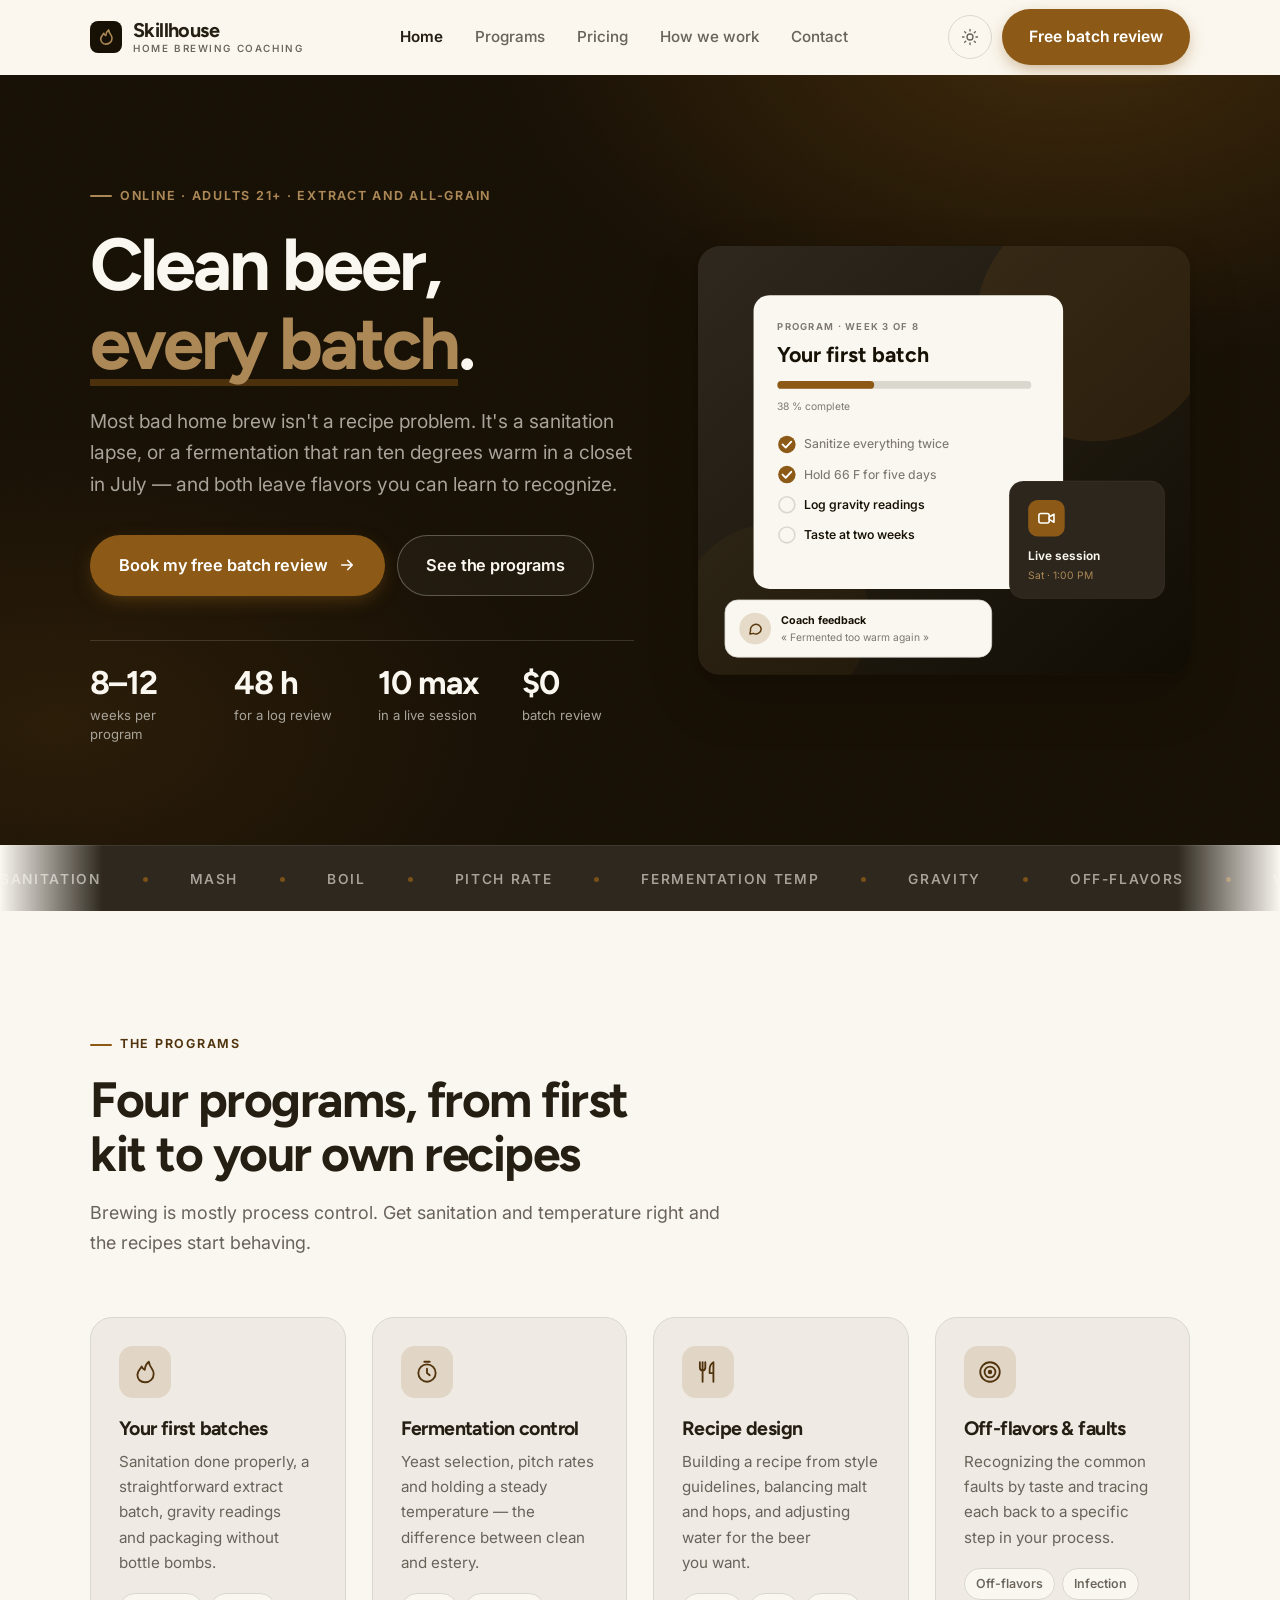
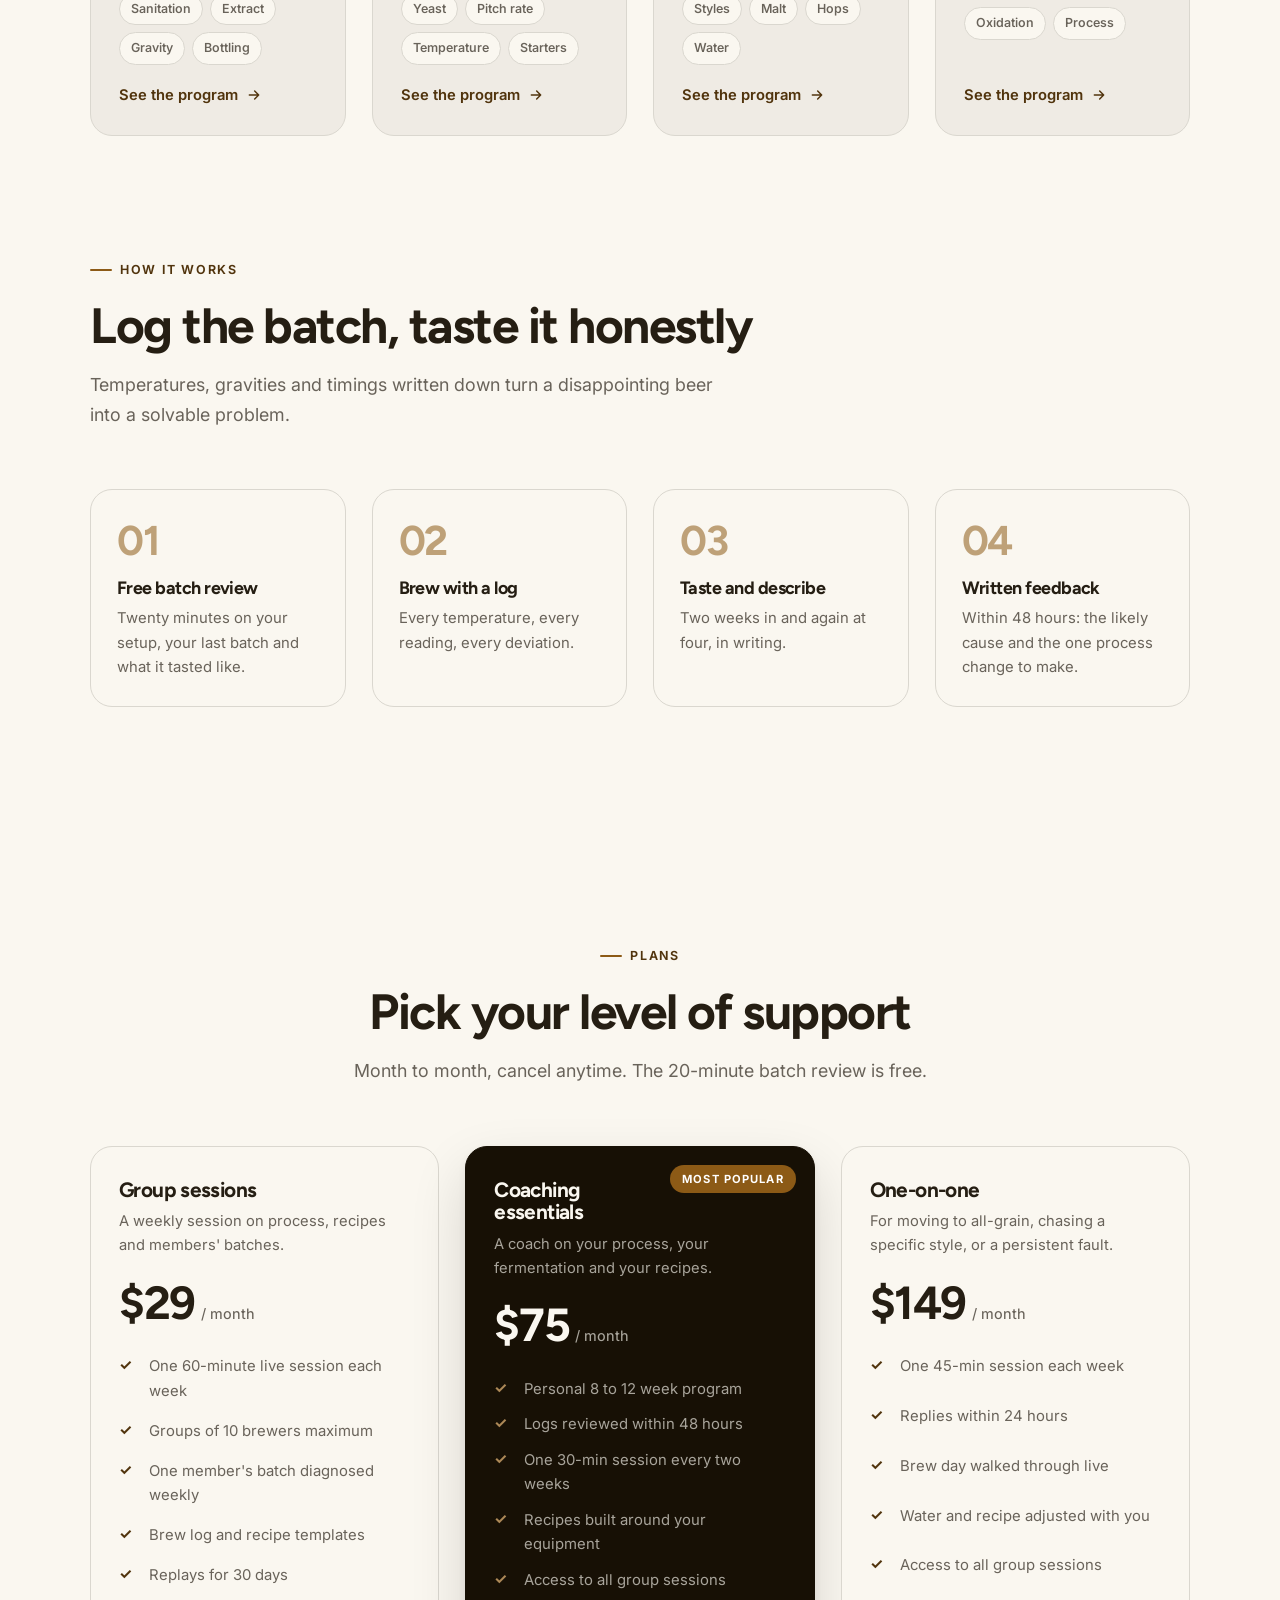
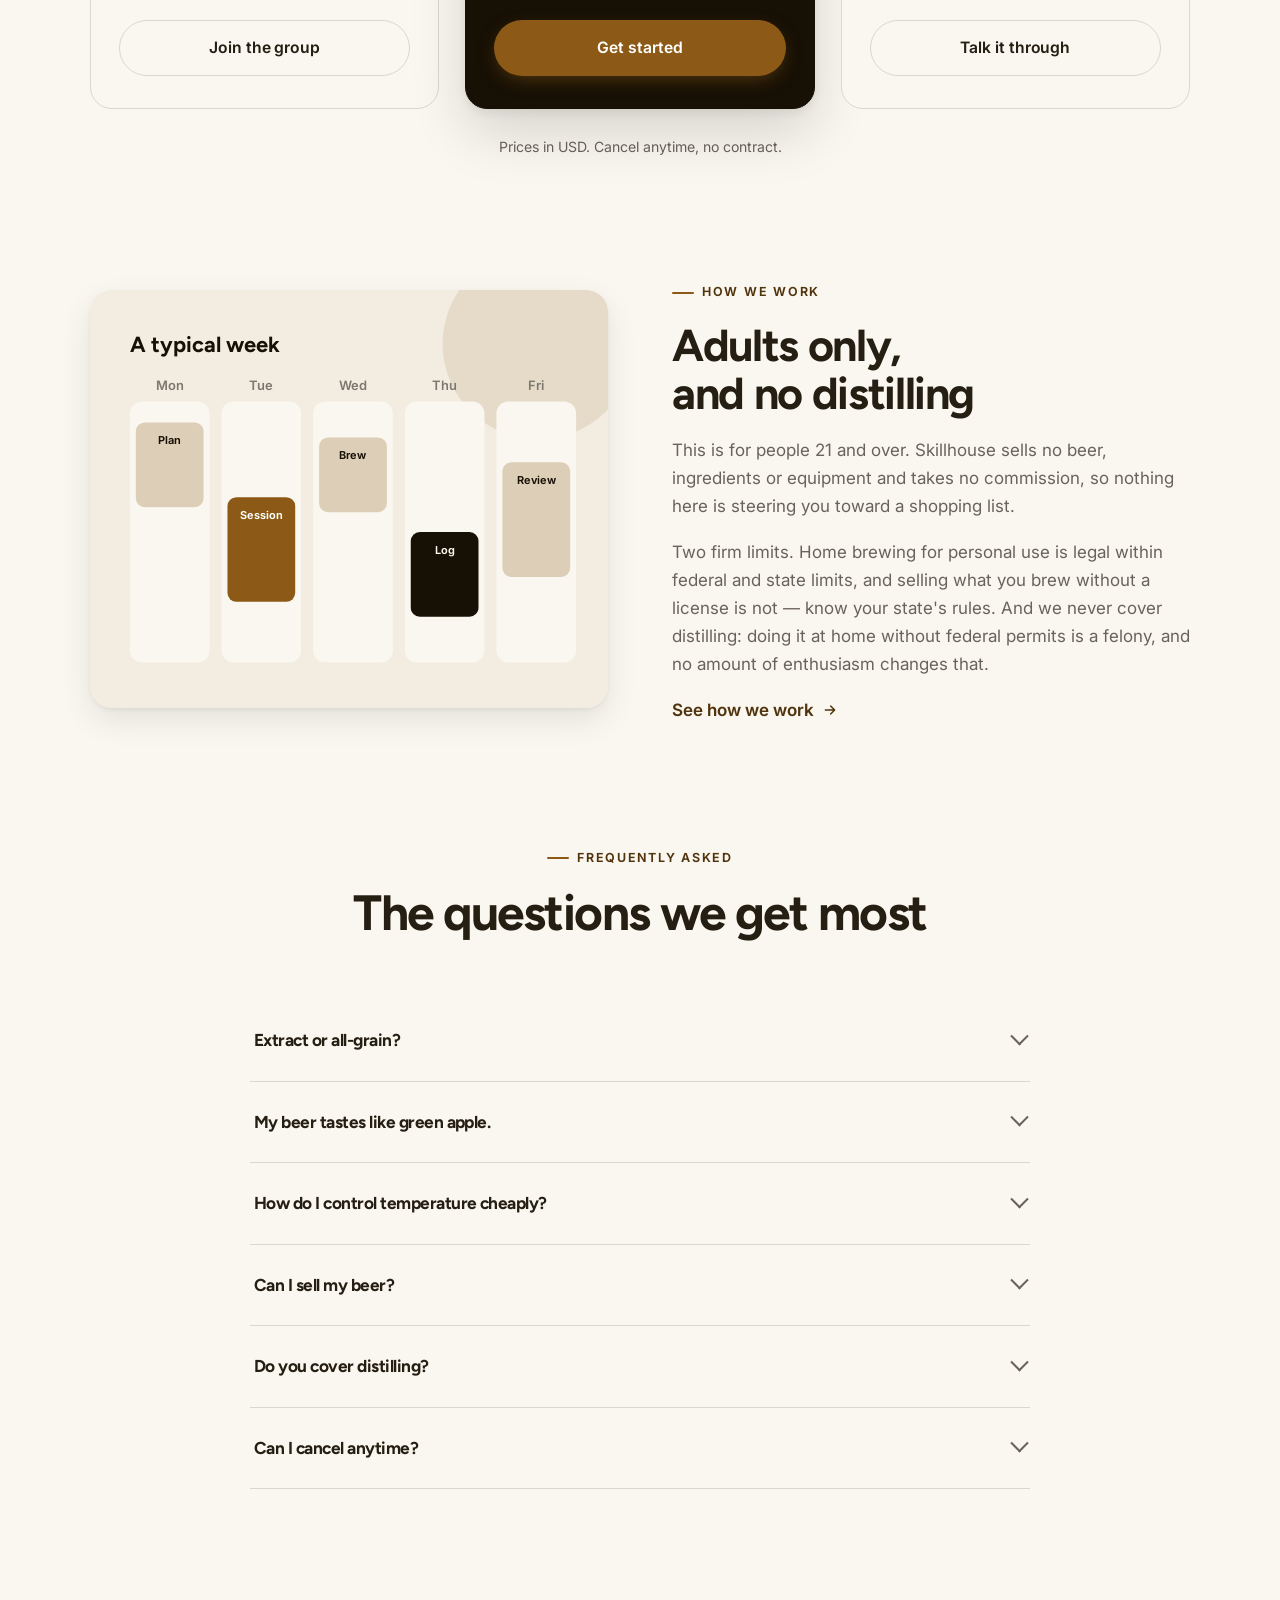
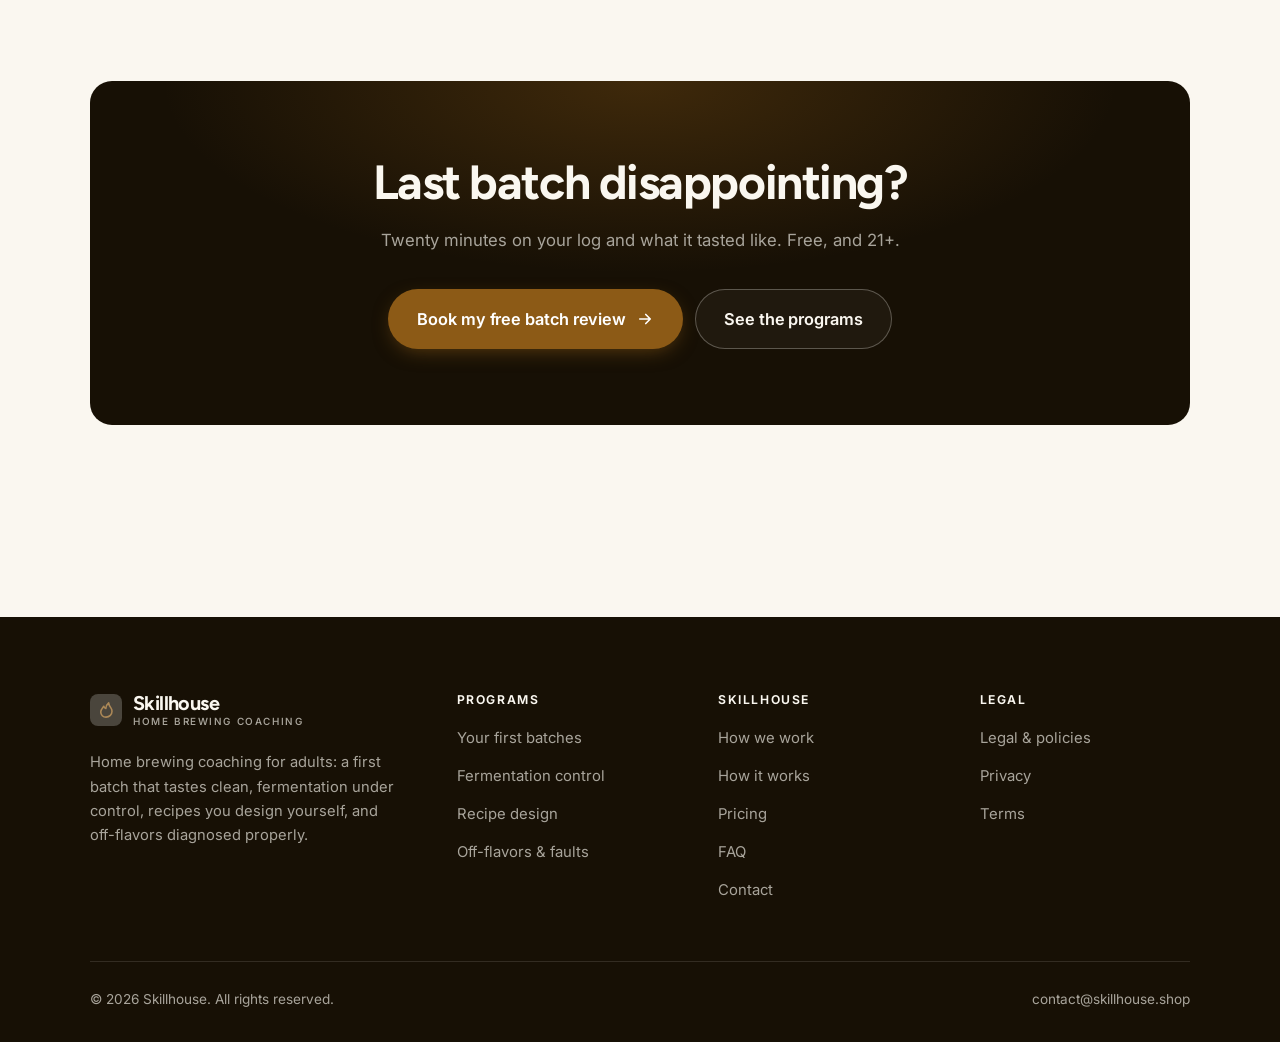
<file: index.html>
<!DOCTYPE html>
<html lang="en" class="no-js">
<head>
<meta charset="utf-8">
<meta name="viewport" content="width=device-width, initial-scale=1">
<title>Skillhouse — Home brewing coaching: clean beer, every batch</title>
<meta name="description" content="Online home brewing coaching for adults 21+: sanitation and your first batch, fermentation temperature control, recipe design, and diagnosing off-flavors.">
<link rel="canonical" href="https://skillhouse.shop/">

<meta property="og:type" content="website">
<meta property="og:url" content="https://skillhouse.shop/">
<meta property="og:site_name" content="Skillhouse">
<meta property="og:locale" content="en_US">
<meta property="og:title" content="Skillhouse — Home brewing coaching: clean beer, every batch">
<meta property="og:description" content="Online home brewing coaching for adults 21+: sanitation and your first batch, fermentation temperature control, recipe design, and diagnosing off-flavors.">
<meta name="theme-color" content="#171005">

<link rel="icon" href="assets/img/favicon.svg" type="image/svg+xml">
<link rel="preconnect" href="https://fonts.googleapis.com">
<link rel="preconnect" href="https://fonts.gstatic.com" crossorigin>
<link rel="stylesheet" href="https://fonts.googleapis.com/css2?family=Figtree:wght@400..800&family=Inter:wght@400..700&display=swap">
<link rel="stylesheet" href="assets/css/style.css">

<!-- Thème appliqué avant le premier rendu (évite le flash) -->
<script>
document.documentElement.classList.remove('no-js');
(function(){try{var t=localStorage.getItem('site-theme');if(t){document.documentElement.setAttribute('data-theme',t);}}catch(e){}})();
</script>
<script type="application/ld+json">
{
  "@context": "https://schema.org",
  "@type": "Organization",
  "name": "Skillhouse",
  "url": "https://skillhouse.shop/",
  "email": "contact@skillhouse.shop",
  "description": "Online home brewing coaching for adults 21+: sanitation and your first batch, fermentation temperature control, recipe design, and diagnosing off-flavors.",
  "areaServed": "US",
  "knowsLanguage": "en"
}
</script>
</head>

<body>
<a class="skip-link" href="#main">Skip to main content</a>

<header class="site-header">
  <nav class="wrap nav" aria-label="Main navigation">
    <a class="brand" href="index.html">
      <svg class="brand__mark" viewBox="0 0 64 64" aria-hidden="true">
        <rect class="bm-bg" width="64" height="64" rx="16"/>
        <g class="bm-ic" transform="translate(14 14) scale(1.5)" fill="none" stroke-width="2.1" stroke-linecap="round" stroke-linejoin="round"><path d="M12 21.5c-4 0-7-2.8-7-6.7 0-3.4 2.4-5.6 4-7.8.6 1.6 1.6 2.6 2.8 3 .2-3.1 1.4-5.6 3.7-7.5.3 3 1.6 4.8 3 6.7 1.1 1.5 1.5 3 1.5 4.6 0 4.2-3.3 7.7-8 7.7z"/></g>
      </svg>
      <span>Skillhouse<span class="brand__sub">Home brewing coaching</span></span>
    </a>

    <ul class="nav__links" id="nav-links">
      <li><a href="index.html" aria-current="page">Home</a></li>
      <li><a href="programs.html">Programs</a></li>
      <li><a href="index.html#pricing">Pricing</a></li>
      <li><a href="about.html">How we work</a></li>
      <li><a href="contact.html">Contact</a></li>
      <li><a class="btn btn--primary" href="contact.html">Free batch review</a></li>
    </ul>

    <div class="nav__cta">
      <button class="theme-toggle" type="button" aria-label="Switch to dark theme">
        <svg class="icon-sun" viewBox="0 0 24 24" fill="none" stroke="currentColor" stroke-width="1.8" stroke-linecap="round" aria-hidden="true"><circle cx="12" cy="12" r="4"/><path d="M12 2v2m0 16v2M2 12h2m16 0h2M4.9 4.9l1.4 1.4m11.4 11.4 1.4 1.4M19.1 4.9l-1.4 1.4M6.3 17.7l-1.4 1.4"/></svg>
        <svg class="icon-moon" viewBox="0 0 24 24" fill="none" stroke="currentColor" stroke-width="1.8" stroke-linecap="round" stroke-linejoin="round" aria-hidden="true"><path d="M21 12.8A9 9 0 1 1 11.2 3a7 7 0 0 0 9.8 9.8z"/></svg>
      </button>
      <a class="btn btn--primary" href="contact.html">Free batch review</a>
      <button class="nav__toggle" type="button" aria-expanded="false" aria-controls="nav-links" aria-label="Open menu">
        <svg class="icon-open" viewBox="0 0 24 24" fill="none" stroke="currentColor" stroke-width="2" stroke-linecap="round" aria-hidden="true"><path d="M3 6h18M3 12h18M3 18h18"/></svg>
        <svg class="icon-close" viewBox="0 0 24 24" fill="none" stroke="currentColor" stroke-width="2" stroke-linecap="round" aria-hidden="true"><path d="M6 6l12 12M18 6L6 18"/></svg>
      </button>
    </div>
  </nav>
</header>

<main id="main">

<section class="hero">
  <div class="wrap hero__inner">
    <div>
      <span class="eyebrow hero__eyebrow">Online · Adults 21+ · Extract and all-grain</span>
      <h1>Clean beer,<br> <em>every batch</em>.</h1>
      <p class="hero__lede">Most bad home brew isn't a recipe problem. It's a sanitation lapse, or a fermentation that ran ten degrees warm in a closet in July — and both leave flavors you can learn to recognize.</p>

      <div class="hero__actions">
        <a class="btn btn--primary btn--lg" href="contact.html">Book my free batch review <svg viewBox="0 0 24 24" fill="none" stroke="currentColor" stroke-width="2.2" stroke-linecap="round" stroke-linejoin="round" aria-hidden="true"><path d="M5 12h14M13 6l6 6-6 6"/></svg></a>
        <a class="btn btn--on-dark btn--lg" href="programs.html">See the programs</a>
      </div>

      <ul class="hero__proof">
        <li><span class="stat__num">8–12</span><span class="stat__label">weeks per program</span></li>
        <li><span class="stat__num">48 h</span><span class="stat__label">for a log review</span></li>
        <li><span class="stat__num">10 max</span><span class="stat__label">in a live session</span></li>
        <li><span class="stat__num">$0</span><span class="stat__label">batch review</span></li>
      </ul>
    </div>

    <div class="hero__art">
      <svg viewBox="0 0 620 540" role="img" aria-label="A home brewing program in week 3 of 8, showing this week's tasks, the next live session and coach feedback.">
        <defs>
          <linearGradient id="hbg" x1="0" y1="0" x2="1" y2="1">
            <stop offset="0" stop-color="#2e281e"/><stop offset="1" stop-color="#120d04"/>
          </linearGradient>
        </defs>
        <rect width="620" height="540" rx="22" fill="url(#hbg)"/>
        <circle cx="500" cy="96" r="150" fill="#8c5a16" opacity=".16"/>
        <circle cx="96" cy="470" r="120" fill="#8c5a16" opacity=".08"/>

        <g style="font-family: var(--font-body)">
          <!-- Carte programme -->
          <rect x="70" y="62" width="390" height="370" rx="20" fill="#faf7f0"/>
          <text x="100" y="106" font-size="12" font-weight="650" letter-spacing="1.6" fill="#7d786f">PROGRAM · WEEK 3 OF 8</text>
          <text x="100" y="146" font-size="27" font-weight="700" fill="#171005" style="font-family: var(--font-display)">Your first batch</text>
          <rect x="100" y="170" width="320" height="10" rx="5" fill="#dad7cf"/>
          <rect x="100" y="170" width="122" height="10" rx="5" fill="#8c5a16"/>
          <text x="100" y="206" font-size="13" fill="#7d786f">38 % complete</text>
          <circle cx="112" cy="250" r="11" fill="#8c5a16"/><path d="M106.5 250l4 4 7-7.5" fill="none" stroke="#ffffff" stroke-width="2.4" stroke-linecap="round" stroke-linejoin="round"/><text x="134" y="255" font-size="15.5" fill="#7d786f" font-weight="450">Sanitize everything twice</text>
          <circle cx="112" cy="288" r="11" fill="#8c5a16"/><path d="M106.5 288l4 4 7-7.5" fill="none" stroke="#ffffff" stroke-width="2.4" stroke-linecap="round" stroke-linejoin="round"/><text x="134" y="293" font-size="15.5" fill="#7d786f" font-weight="450">Hold 66 F for five days</text>
          <circle cx="112" cy="326" r="10" fill="none" stroke="#dad7cf" stroke-width="2"/><text x="134" y="331" font-size="15.5" fill="#171005" font-weight="560">Log gravity readings</text>
          <circle cx="112" cy="364" r="10" fill="none" stroke="#dad7cf" stroke-width="2"/><text x="134" y="369" font-size="15.5" fill="#171005" font-weight="560">Taste at two weeks</text>

          <!-- Carte séance -->
          <rect x="392" y="296" width="196" height="148" rx="18" fill="#2c261c" stroke="#ffffff" stroke-opacity=".08"/>
          <rect x="416" y="320" width="46" height="46" rx="12" fill="#8c5a16"/>
          <g transform="translate(427 331)" fill="none" stroke="#ffffff" color="#ffffff" stroke-width="2" stroke-linecap="round" stroke-linejoin="round"><rect x="2.5" y="6" width="13" height="12" rx="2.5"/><path d="M15.5 10.5 21.5 7v10l-6-3.5z"/></g>
          <text x="416" y="396" font-size="15" font-weight="650" fill="#faf7f0">Live session</text>
          <text x="416" y="420" font-size="13" fill="#ac8857">Sat · 1:00 PM</text>

          <!-- Retour du coach -->
          <rect x="34" y="446" width="336" height="72" rx="16" fill="#faf7f0" stroke="#dad7cf"/>
          <circle cx="72" cy="482" r="20" fill="#e6dbc9"/>
          <g transform="translate(62 472) scale(.84)" fill="none" stroke="#5b3b0e" stroke-width="2.2" stroke-linecap="round" stroke-linejoin="round"><path d="M21 12a8 8 0 0 1-11.6 7.1L4 20l1-4.6A8 8 0 1 1 21 12z"/></g>
          <text x="104" y="476" font-size="13.5" font-weight="700" fill="#171005">Coach feedback</text>
          <text x="104" y="498" font-size="13" fill="#7d786f">« Fermented too warm again »</text>
        </g>
      </svg>
    </div>
  </div>
</section>

<div class="marquee" aria-hidden="true">
  <div class="marquee__track"><span>Sanitation</span><span>Mash</span><span>Boil</span><span>Pitch rate</span><span>Fermentation temp</span><span>Gravity</span><span>Off-flavors</span><span>Water</span><span>Dry hopping</span><span>Packaging</span><span>Sanitation</span><span>Mash</span><span>Boil</span><span>Pitch rate</span><span>Fermentation temp</span><span>Gravity</span><span>Off-flavors</span><span>Water</span><span>Dry hopping</span><span>Packaging</span></div>
</div>

<section class="section wrap" id="programs">
  <div class="section-head reveal">
    <span class="eyebrow">The programs</span>
    <h2>Four programs, from first kit to your own recipes</h2>
    <p>Brewing is mostly process control. Get sanitation and temperature right and the recipes start behaving.</p>
  </div>
  <div class="grid grid--4 reveal-group">
    <a class="card" href="programs.html#first">
      <div class="card__icon"><svg viewBox="0 0 24 24" fill="none" stroke="currentColor" stroke-width="1.7" stroke-linecap="round" stroke-linejoin="round" aria-hidden="true"><path d="M12 21.5c-4 0-7-2.8-7-6.7 0-3.4 2.4-5.6 4-7.8.6 1.6 1.6 2.6 2.8 3 .2-3.1 1.4-5.6 3.7-7.5.3 3 1.6 4.8 3 6.7 1.1 1.5 1.5 3 1.5 4.6 0 4.2-3.3 7.7-8 7.7z"/></svg></div>
      <h3>Your first batches</h3>
      <p>Sanitation done properly, a straightforward extract batch, gravity readings and packaging without bottle bombs.</p>
      <ul class="tags"><li>Sanitation</li><li>Extract</li><li>Gravity</li><li>Bottling</li></ul>
      <span class="arrow-link">See the program <svg viewBox="0 0 24 24" fill="none" stroke="currentColor" stroke-width="2.2" stroke-linecap="round" stroke-linejoin="round" aria-hidden="true"><path d="M5 12h14M13 6l6 6-6 6"/></svg></span>
    </a>
    <a class="card" href="programs.html#ferment">
      <div class="card__icon"><svg viewBox="0 0 24 24" fill="none" stroke="currentColor" stroke-width="1.7" stroke-linecap="round" stroke-linejoin="round" aria-hidden="true"><circle cx="12" cy="13" r="8"/><path d="M12 9v4l2.5 2M9.5 2.5h5"/></svg></div>
      <h3>Fermentation control</h3>
      <p>Yeast selection, pitch rates and holding a steady temperature — the difference between clean and estery.</p>
      <ul class="tags"><li>Yeast</li><li>Pitch rate</li><li>Temperature</li><li>Starters</li></ul>
      <span class="arrow-link">See the program <svg viewBox="0 0 24 24" fill="none" stroke="currentColor" stroke-width="2.2" stroke-linecap="round" stroke-linejoin="round" aria-hidden="true"><path d="M5 12h14M13 6l6 6-6 6"/></svg></span>
    </a>
    <a class="card" href="programs.html#recipes">
      <div class="card__icon"><svg viewBox="0 0 24 24" fill="none" stroke="currentColor" stroke-width="1.7" stroke-linecap="round" stroke-linejoin="round" aria-hidden="true"><path d="M7 3v8M4.5 3v5a2.5 2.5 0 0 0 5 0V3M7 11v10M17 21V3c-2.2 1.2-3.5 3.6-3.5 7v3H17"/></svg></div>
      <h3>Recipe design</h3>
      <p>Building a recipe from style guidelines, balancing malt and hops, and adjusting water for the beer you want.</p>
      <ul class="tags"><li>Styles</li><li>Malt</li><li>Hops</li><li>Water</li></ul>
      <span class="arrow-link">See the program <svg viewBox="0 0 24 24" fill="none" stroke="currentColor" stroke-width="2.2" stroke-linecap="round" stroke-linejoin="round" aria-hidden="true"><path d="M5 12h14M13 6l6 6-6 6"/></svg></span>
    </a>
    <a class="card" href="programs.html#faults">
      <div class="card__icon"><svg viewBox="0 0 24 24" fill="none" stroke="currentColor" stroke-width="1.7" stroke-linecap="round" stroke-linejoin="round" aria-hidden="true"><circle cx="12" cy="12" r="9"/><circle cx="12" cy="12" r="5"/><circle cx="12" cy="12" r="1.2" fill="currentColor"/></svg></div>
      <h3>Off-flavors &amp; faults</h3>
      <p>Recognizing the common faults by taste and tracing each back to a specific step in your process.</p>
      <ul class="tags"><li>Off-flavors</li><li>Infection</li><li>Oxidation</li><li>Process</li></ul>
      <span class="arrow-link">See the program <svg viewBox="0 0 24 24" fill="none" stroke="currentColor" stroke-width="2.2" stroke-linecap="round" stroke-linejoin="round" aria-hidden="true"><path d="M5 12h14M13 6l6 6-6 6"/></svg></span>
    </a>
  </div>
</section>

<section class="section section--flush wrap" id="how-it-works">
  <div class="section-head reveal">
    <span class="eyebrow">How it works</span>
    <h2>Log the batch, taste it honestly</h2>
    <p>Temperatures, gravities and timings written down turn a disappointing beer into a solvable problem.</p>
  </div>
  <div class="grid grid--4 steps reveal-group">
    <article class="step">
      <h3>Free batch review</h3>
      <p>Twenty minutes on your setup, your last batch and what it tasted like.</p>
    </article>
    <article class="step">
      <h3>Brew with a log</h3>
      <p>Every temperature, every reading, every deviation.</p>
    </article>
    <article class="step">
      <h3>Taste and describe</h3>
      <p>Two weeks in and again at four, in writing.</p>
    </article>
    <article class="step">
      <h3>Written feedback</h3>
      <p>Within 48 hours: the likely cause and the one process change to make.</p>
    </article>
  </div>
</section>

<section class="section wrap" id="pricing">
  <div class="section-head section-head--center reveal">
    <span class="eyebrow">Plans</span>
    <h2>Pick your level of support</h2>
    <p>Month to month, cancel anytime. The 20-minute batch review is free.</p>
  </div>
  <div class="grid grid--3 plans reveal-group">
    <article class="plan">
      
      <h3>Group sessions</h3>
      <p class="plan__desc">A weekly session on process, recipes and members' batches.</p>
      <p class="plan__price">$29<span class="plan__period">/ month</span></p>
      <ul class="plan__features">
        <li>One 60-minute live session each week</li>
        <li>Groups of 10 brewers maximum</li>
        <li>One member's batch diagnosed weekly</li>
        <li>Brew log and recipe templates</li>
        <li>Replays for 30 days</li>
      </ul>
      <a class="btn btn--ghost btn--block" href="contact.html">Join the group</a>
    </article>
    <article class="plan plan--featured">
      <span class="plan__tag">Most popular</span>
      <h3>Coaching essentials</h3>
      <p class="plan__desc">A coach on your process, your fermentation and your recipes.</p>
      <p class="plan__price">$75<span class="plan__period">/ month</span></p>
      <ul class="plan__features">
        <li>Personal 8 to 12 week program</li>
        <li>Logs reviewed within 48 hours</li>
        <li>One 30-min session every two weeks</li>
        <li>Recipes built around your equipment</li>
        <li>Access to all group sessions</li>
      </ul>
      <a class="btn btn--primary btn--block" href="contact.html">Get started</a>
    </article>
    <article class="plan">
      
      <h3>One-on-one</h3>
      <p class="plan__desc">For moving to all-grain, chasing a specific style, or a persistent fault.</p>
      <p class="plan__price">$149<span class="plan__period">/ month</span></p>
      <ul class="plan__features">
        <li>One 45-min session each week</li>
        <li>Replies within 24 hours</li>
        <li>Brew day walked through live</li>
        <li>Water and recipe adjusted with you</li>
        <li>Access to all group sessions</li>
      </ul>
      <a class="btn btn--ghost btn--block" href="contact.html">Talk it through</a>
    </article>
  </div>
  <p class="plans-note">Prices in USD. Cancel anytime, no contract.</p>
</section>

<section class="section section--flush wrap">
  <div class="split reveal">
    <div class="split__art">
      <svg viewBox="0 0 520 420" role="img" aria-label="Example of a typical week: Plan, Session, Brew, Log, Review.">
        <rect width="520" height="420" rx="20" fill="#f2ece1"/>
        <circle cx="450" cy="54" r="96" fill="#8c5a16" opacity=".12"/>
        <g style="font-family: var(--font-body)">
        <text x="40" y="62" font-size="22" font-weight="700" fill="#171005" style="font-family: var(--font-display)">A typical week</text>
        <text x="80" y="100" text-anchor="middle" font-size="13" font-weight="600" fill="#7d786f">Mon</text>
        <rect x="40" y="112" width="80" height="262" rx="12" fill="#faf7f0"/>
        <rect x="46" y="133" width="68" height="85" rx="9" fill="#ddceb7"/>
        <text x="80" y="155" text-anchor="middle" font-size="11" font-weight="650" fill="#171005">Plan</text>
        <text x="172" y="100" text-anchor="middle" font-size="13" font-weight="600" fill="#7d786f">Tue</text>
        <rect x="132" y="112" width="80" height="262" rx="12" fill="#faf7f0"/>
        <rect x="138" y="208" width="68" height="105" rx="9" fill="#8c5a16"/>
        <text x="172" y="230" text-anchor="middle" font-size="11" font-weight="650" fill="#ffffff">Session</text>
        <text x="264" y="100" text-anchor="middle" font-size="13" font-weight="600" fill="#7d786f">Wed</text>
        <rect x="224" y="112" width="80" height="262" rx="12" fill="#faf7f0"/>
        <rect x="230" y="148" width="68" height="75" rx="9" fill="#ddceb7"/>
        <text x="264" y="170" text-anchor="middle" font-size="11" font-weight="650" fill="#171005">Brew</text>
        <text x="356" y="100" text-anchor="middle" font-size="13" font-weight="600" fill="#7d786f">Thu</text>
        <rect x="316" y="112" width="80" height="262" rx="12" fill="#faf7f0"/>
        <rect x="322" y="243" width="68" height="85" rx="9" fill="#171005"/>
        <text x="356" y="265" text-anchor="middle" font-size="11" font-weight="650" fill="#faf7f0">Log</text>
        <text x="448" y="100" text-anchor="middle" font-size="13" font-weight="600" fill="#7d786f">Fri</text>
        <rect x="408" y="112" width="80" height="262" rx="12" fill="#faf7f0"/>
        <rect x="414" y="173" width="68" height="115" rx="9" fill="#ddceb7"/>
        <text x="448" y="195" text-anchor="middle" font-size="11" font-weight="650" fill="#171005">Review</text>
        </g>
      </svg>
    </div>
    <div>
      <span class="eyebrow">How we work</span>
      <h2>Adults only, and no distilling</h2>
      <p>This is for people 21 and over. Skillhouse sells no beer, ingredients or equipment and takes no commission, so nothing here is steering you toward a shopping list.</p>
      <p>Two firm limits. Home brewing for personal use is legal within federal and state limits, and selling what you brew without a license is not — know your state's rules. And we never cover distilling: doing it at home without federal permits is a felony, and no amount of enthusiasm changes that.</p>
      <p><a class="arrow-link" href="about.html">See how we work <svg viewBox="0 0 24 24" fill="none" stroke="currentColor" stroke-width="2.2" stroke-linecap="round" stroke-linejoin="round" aria-hidden="true"><path d="M5 12h14M13 6l6 6-6 6"/></svg></a></p>
    </div>
  </div>
</section>

<section class="section section--flush wrap" id="faq">
  <div class="section-head section-head--center reveal">
    <span class="eyebrow">Frequently asked</span>
    <h2>The questions we get most</h2>
  </div>
  <div class="faq reveal">
    <details>
      <summary>Extract or all-grain?</summary>
      <p>Extract makes excellent beer and removes a whole set of variables. Move to all-grain when you want more control, not because someone implied it's more serious.</p>
    </details>
    <details>
      <summary>My beer tastes like green apple.</summary>
      <p>Usually acetaldehyde — often beer packaged too early or fermentation that finished cold. Send your log and we'll trace it.</p>
    </details>
    <details>
      <summary>How do I control temperature cheaply?</summary>
      <p>A plastic tub, water, a towel and frozen bottles hold a remarkably steady temperature. We'll set it up with you before you buy anything.</p>
    </details>
    <details>
      <summary>Can I sell my beer?</summary>
      <p>No, not without licensing. Home brewing is for personal use, and we won't help anyone work around that.</p>
    </details>
    <details>
      <summary>Do you cover distilling?</summary>
      <p>Never. Distilling at home without federal permits is illegal, and it's outside what we coach entirely.</p>
    </details>
    <details>
      <summary>Can I cancel anytime?</summary>
      <p>Yes. No contract, no minimum term. Access stays open until the end of the month you already paid for.</p>
    </details>
  </div>
</section>

<section class="wrap section--tight">
  <div class="cta-band reveal">
    <h2>Last batch disappointing?</h2>
    <p>Twenty minutes on your log and what it tasted like. Free, and 21+.</p>
    <div class="hero__actions">
      <a class="btn btn--primary btn--lg" href="contact.html">Book my free batch review <svg viewBox="0 0 24 24" fill="none" stroke="currentColor" stroke-width="2.2" stroke-linecap="round" stroke-linejoin="round" aria-hidden="true"><path d="M5 12h14M13 6l6 6-6 6"/></svg></a>
      <a class="btn btn--on-dark btn--lg" href="programs.html">See the programs</a>
    </div>
  </div>
</section>

</main>

<footer class="site-footer">
  <div class="wrap">
    <div class="footer__grid">
      <div class="footer__brand">
        <a class="brand" href="index.html">
          <svg class="brand__mark" viewBox="0 0 64 64" aria-hidden="true">
        <rect class="bm-bg" width="64" height="64" rx="16"/>
        <g class="bm-ic" transform="translate(14 14) scale(1.5)" fill="none" stroke-width="2.1" stroke-linecap="round" stroke-linejoin="round"><path d="M12 21.5c-4 0-7-2.8-7-6.7 0-3.4 2.4-5.6 4-7.8.6 1.6 1.6 2.6 2.8 3 .2-3.1 1.4-5.6 3.7-7.5.3 3 1.6 4.8 3 6.7 1.1 1.5 1.5 3 1.5 4.6 0 4.2-3.3 7.7-8 7.7z"/></g>
      </svg>
          <span>Skillhouse<span class="brand__sub">Home brewing coaching</span></span>
        </a>
        <p>Home brewing coaching for adults: a first batch that tastes clean, fermentation under control, recipes you design yourself, and off-flavors diagnosed properly.</p>
      </div>

      <div class="footer__col">
        <h4>Programs</h4>
        <ul>
          <li><a href="programs.html#first">Your first batches</a></li>
          <li><a href="programs.html#ferment">Fermentation control</a></li>
          <li><a href="programs.html#recipes">Recipe design</a></li>
          <li><a href="programs.html#faults">Off-flavors &amp; faults</a></li>
        </ul>
      </div>

      <div class="footer__col">
        <h4>Skillhouse</h4>
        <ul>
          <li><a href="about.html">How we work</a></li>
          <li><a href="index.html#how-it-works">How it works</a></li>
          <li><a href="index.html#pricing">Pricing</a></li>
          <li><a href="index.html#faq">FAQ</a></li>
          <li><a href="contact.html">Contact</a></li>
        </ul>
      </div>

      <div class="footer__col">
        <h4>Legal</h4>
        <ul>
          <li><a href="legal.html">Legal &amp; policies</a></li>
          <li><a href="legal.html#privacy">Privacy</a></li>
          <li><a href="legal.html#terms">Terms</a></li>
        </ul>
      </div>
    </div>

    <div class="footer__bottom">
      <p>© <span data-year>2026</span> Skillhouse. All rights reserved.</p>
      <p><a href="mailto:contact@skillhouse.shop">contact@skillhouse.shop</a></p>
    </div>
  </div>
</footer>

<script src="assets/js/main.js" defer></script>
</body>
</html>
</file>
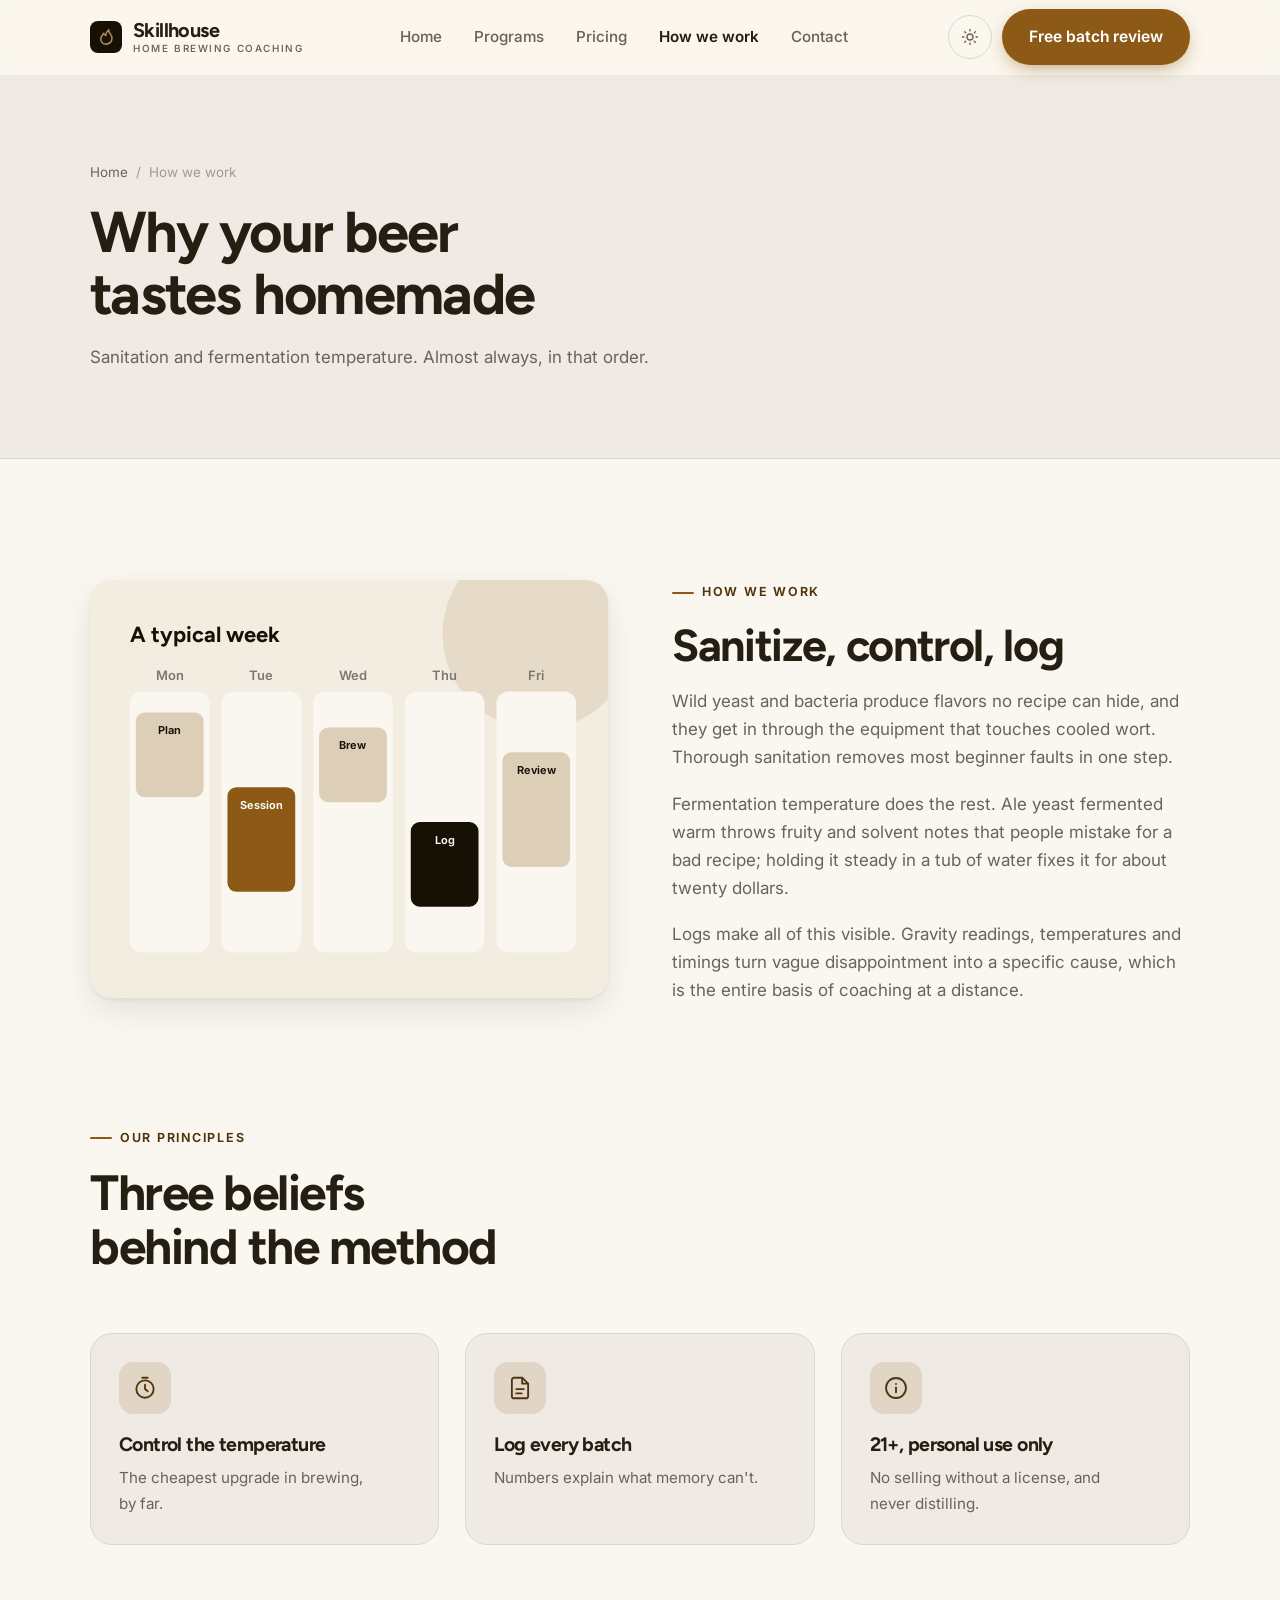
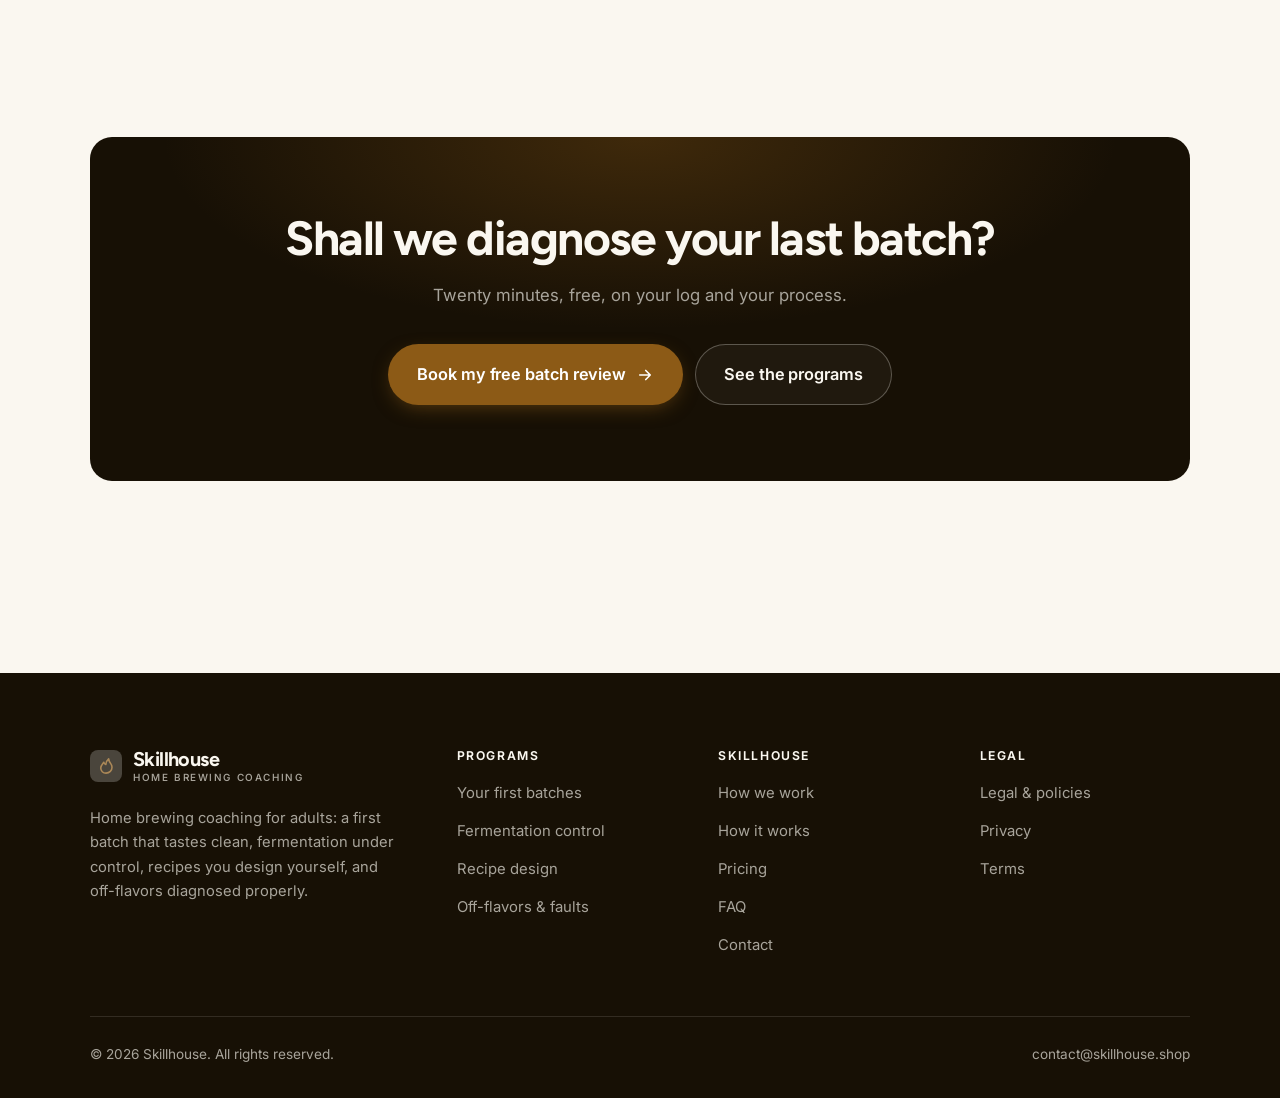
<file: about.html>
<!DOCTYPE html>
<html lang="en" class="no-js">
<head>
<meta charset="utf-8">
<meta name="viewport" content="width=device-width, initial-scale=1">
<title>How we work — Skillhouse</title>
<meta name="description" content="Why home brewing is process control, and the legal limits Skillhouse keeps to.">
<link rel="canonical" href="https://skillhouse.shop/about.html">

<meta property="og:type" content="website">
<meta property="og:url" content="https://skillhouse.shop/about.html">
<meta property="og:site_name" content="Skillhouse">
<meta property="og:locale" content="en_US">
<meta property="og:title" content="How we work — Skillhouse">
<meta property="og:description" content="Why home brewing is process control, and the legal limits Skillhouse keeps to.">
<meta name="theme-color" content="#171005">

<link rel="icon" href="assets/img/favicon.svg" type="image/svg+xml">
<link rel="preconnect" href="https://fonts.googleapis.com">
<link rel="preconnect" href="https://fonts.gstatic.com" crossorigin>
<link rel="stylesheet" href="https://fonts.googleapis.com/css2?family=Figtree:wght@400..800&family=Inter:wght@400..700&display=swap">
<link rel="stylesheet" href="assets/css/style.css">

<!-- Thème appliqué avant le premier rendu (évite le flash) -->
<script>
document.documentElement.classList.remove('no-js');
(function(){try{var t=localStorage.getItem('site-theme');if(t){document.documentElement.setAttribute('data-theme',t);}}catch(e){}})();
</script>
</head>

<body>
<a class="skip-link" href="#main">Skip to main content</a>

<header class="site-header">
  <nav class="wrap nav" aria-label="Main navigation">
    <a class="brand" href="index.html">
      <svg class="brand__mark" viewBox="0 0 64 64" aria-hidden="true">
        <rect class="bm-bg" width="64" height="64" rx="16"/>
        <g class="bm-ic" transform="translate(14 14) scale(1.5)" fill="none" stroke-width="2.1" stroke-linecap="round" stroke-linejoin="round"><path d="M12 21.5c-4 0-7-2.8-7-6.7 0-3.4 2.4-5.6 4-7.8.6 1.6 1.6 2.6 2.8 3 .2-3.1 1.4-5.6 3.7-7.5.3 3 1.6 4.8 3 6.7 1.1 1.5 1.5 3 1.5 4.6 0 4.2-3.3 7.7-8 7.7z"/></g>
      </svg>
      <span>Skillhouse<span class="brand__sub">Home brewing coaching</span></span>
    </a>

    <ul class="nav__links" id="nav-links">
      <li><a href="index.html">Home</a></li>
      <li><a href="programs.html">Programs</a></li>
      <li><a href="index.html#pricing">Pricing</a></li>
      <li><a href="about.html" aria-current="page">How we work</a></li>
      <li><a href="contact.html">Contact</a></li>
      <li><a class="btn btn--primary" href="contact.html">Free batch review</a></li>
    </ul>

    <div class="nav__cta">
      <button class="theme-toggle" type="button" aria-label="Switch to dark theme">
        <svg class="icon-sun" viewBox="0 0 24 24" fill="none" stroke="currentColor" stroke-width="1.8" stroke-linecap="round" aria-hidden="true"><circle cx="12" cy="12" r="4"/><path d="M12 2v2m0 16v2M2 12h2m16 0h2M4.9 4.9l1.4 1.4m11.4 11.4 1.4 1.4M19.1 4.9l-1.4 1.4M6.3 17.7l-1.4 1.4"/></svg>
        <svg class="icon-moon" viewBox="0 0 24 24" fill="none" stroke="currentColor" stroke-width="1.8" stroke-linecap="round" stroke-linejoin="round" aria-hidden="true"><path d="M21 12.8A9 9 0 1 1 11.2 3a7 7 0 0 0 9.8 9.8z"/></svg>
      </button>
      <a class="btn btn--primary" href="contact.html">Free batch review</a>
      <button class="nav__toggle" type="button" aria-expanded="false" aria-controls="nav-links" aria-label="Open menu">
        <svg class="icon-open" viewBox="0 0 24 24" fill="none" stroke="currentColor" stroke-width="2" stroke-linecap="round" aria-hidden="true"><path d="M3 6h18M3 12h18M3 18h18"/></svg>
        <svg class="icon-close" viewBox="0 0 24 24" fill="none" stroke="currentColor" stroke-width="2" stroke-linecap="round" aria-hidden="true"><path d="M6 6l12 12M18 6L6 18"/></svg>
      </button>
    </div>
  </nav>
</header>

<main id="main">

<section class="page-head">
  <div class="wrap">
    <nav class="breadcrumb" aria-label="Breadcrumb">
      <a href="index.html">Home</a><span>/</span><span aria-current="page">How we work</span>
    </nav>
    <h1>Why your beer tastes homemade</h1>
    <p>Sanitation and fermentation temperature. Almost always, in that order.</p>
  </div>
</section>

<section class="section wrap">
  <div class="split reveal">
    <div class="split__art">
      <svg viewBox="0 0 520 420" role="img" aria-label="Example of a typical week: Plan, Session, Brew, Log, Review.">
        <rect width="520" height="420" rx="20" fill="#f2ece1"/>
        <circle cx="450" cy="54" r="96" fill="#8c5a16" opacity=".12"/>
        <g style="font-family: var(--font-body)">
        <text x="40" y="62" font-size="22" font-weight="700" fill="#171005" style="font-family: var(--font-display)">A typical week</text>
        <text x="80" y="100" text-anchor="middle" font-size="13" font-weight="600" fill="#7d786f">Mon</text>
        <rect x="40" y="112" width="80" height="262" rx="12" fill="#faf7f0"/>
        <rect x="46" y="133" width="68" height="85" rx="9" fill="#ddceb7"/>
        <text x="80" y="155" text-anchor="middle" font-size="11" font-weight="650" fill="#171005">Plan</text>
        <text x="172" y="100" text-anchor="middle" font-size="13" font-weight="600" fill="#7d786f">Tue</text>
        <rect x="132" y="112" width="80" height="262" rx="12" fill="#faf7f0"/>
        <rect x="138" y="208" width="68" height="105" rx="9" fill="#8c5a16"/>
        <text x="172" y="230" text-anchor="middle" font-size="11" font-weight="650" fill="#ffffff">Session</text>
        <text x="264" y="100" text-anchor="middle" font-size="13" font-weight="600" fill="#7d786f">Wed</text>
        <rect x="224" y="112" width="80" height="262" rx="12" fill="#faf7f0"/>
        <rect x="230" y="148" width="68" height="75" rx="9" fill="#ddceb7"/>
        <text x="264" y="170" text-anchor="middle" font-size="11" font-weight="650" fill="#171005">Brew</text>
        <text x="356" y="100" text-anchor="middle" font-size="13" font-weight="600" fill="#7d786f">Thu</text>
        <rect x="316" y="112" width="80" height="262" rx="12" fill="#faf7f0"/>
        <rect x="322" y="243" width="68" height="85" rx="9" fill="#171005"/>
        <text x="356" y="265" text-anchor="middle" font-size="11" font-weight="650" fill="#faf7f0">Log</text>
        <text x="448" y="100" text-anchor="middle" font-size="13" font-weight="600" fill="#7d786f">Fri</text>
        <rect x="408" y="112" width="80" height="262" rx="12" fill="#faf7f0"/>
        <rect x="414" y="173" width="68" height="115" rx="9" fill="#ddceb7"/>
        <text x="448" y="195" text-anchor="middle" font-size="11" font-weight="650" fill="#171005">Review</text>
        </g>
      </svg>
    </div>
    <div>
      <span class="eyebrow">How we work</span>
      <h2>Sanitize, control, log</h2>
      <p>Wild yeast and bacteria produce flavors no recipe can hide, and they get in through the equipment that touches cooled wort. Thorough sanitation removes most beginner faults in one step.</p>
      <p>Fermentation temperature does the rest. Ale yeast fermented warm throws fruity and solvent notes that people mistake for a bad recipe; holding it steady in a tub of water fixes it for about twenty dollars.</p>
      <p>Logs make all of this visible. Gravity readings, temperatures and timings turn vague disappointment into a specific cause, which is the entire basis of coaching at a distance.</p>
      <!--
        TO DO: add a short introduction of the coach (name, real background),
        with a photo if possible. Do not invent credentials — see README.md.
      -->
    </div>
  </div>
</section>

<section class="section section--flush wrap">
  <div class="section-head reveal">
    <span class="eyebrow">Our principles</span>
    <h2>Three beliefs behind the method</h2>
  </div>
  <div class="grid grid--3 reveal-group">
    <article class="card">
      <div class="card__icon"><svg viewBox="0 0 24 24" fill="none" stroke="currentColor" stroke-width="1.7" stroke-linecap="round" stroke-linejoin="round" aria-hidden="true"><circle cx="12" cy="13" r="8"/><path d="M12 9v4l2.5 2M9.5 2.5h5"/></svg></div>
      <h3>Control the temperature</h3>
      <p>The cheapest upgrade in brewing, by far.</p>
    </article>
    <article class="card">
      <div class="card__icon"><svg viewBox="0 0 24 24" fill="none" stroke="currentColor" stroke-width="1.7" stroke-linecap="round" stroke-linejoin="round" aria-hidden="true"><path d="M14 2.5H6.5A2 2 0 0 0 4.5 4.5v15a2 2 0 0 0 2 2h11a2 2 0 0 0 2-2V8z"/><path d="M14 2.5V8h5.5M8.5 13h7M8.5 17h5"/></svg></div>
      <h3>Log every batch</h3>
      <p>Numbers explain what memory can't.</p>
    </article>
    <article class="card">
      <div class="card__icon"><svg viewBox="0 0 24 24" fill="none" stroke="currentColor" stroke-width="1.7" stroke-linecap="round" stroke-linejoin="round" aria-hidden="true"><circle cx="12" cy="12" r="9.2"/><path d="M12 16v-4.5M12 8.2v.1"/></svg></div>
      <h3>21+, personal use only</h3>
      <p>No selling without a license, and never distilling.</p>
    </article>
  </div>
</section>

<section class="wrap section--tight">
  <div class="cta-band reveal">
    <h2>Shall we diagnose your last batch?</h2>
    <p>Twenty minutes, free, on your log and your process.</p>
    <div class="hero__actions">
      <a class="btn btn--primary btn--lg" href="contact.html">Book my free batch review <svg viewBox="0 0 24 24" fill="none" stroke="currentColor" stroke-width="2.2" stroke-linecap="round" stroke-linejoin="round" aria-hidden="true"><path d="M5 12h14M13 6l6 6-6 6"/></svg></a>
      <a class="btn btn--on-dark btn--lg" href="programs.html">See the programs</a>
    </div>
  </div>
</section>

</main>

<footer class="site-footer">
  <div class="wrap">
    <div class="footer__grid">
      <div class="footer__brand">
        <a class="brand" href="index.html">
          <svg class="brand__mark" viewBox="0 0 64 64" aria-hidden="true">
        <rect class="bm-bg" width="64" height="64" rx="16"/>
        <g class="bm-ic" transform="translate(14 14) scale(1.5)" fill="none" stroke-width="2.1" stroke-linecap="round" stroke-linejoin="round"><path d="M12 21.5c-4 0-7-2.8-7-6.7 0-3.4 2.4-5.6 4-7.8.6 1.6 1.6 2.6 2.8 3 .2-3.1 1.4-5.6 3.7-7.5.3 3 1.6 4.8 3 6.7 1.1 1.5 1.5 3 1.5 4.6 0 4.2-3.3 7.7-8 7.7z"/></g>
      </svg>
          <span>Skillhouse<span class="brand__sub">Home brewing coaching</span></span>
        </a>
        <p>Home brewing coaching for adults: a first batch that tastes clean, fermentation under control, recipes you design yourself, and off-flavors diagnosed properly.</p>
      </div>

      <div class="footer__col">
        <h4>Programs</h4>
        <ul>
          <li><a href="programs.html#first">Your first batches</a></li>
          <li><a href="programs.html#ferment">Fermentation control</a></li>
          <li><a href="programs.html#recipes">Recipe design</a></li>
          <li><a href="programs.html#faults">Off-flavors &amp; faults</a></li>
        </ul>
      </div>

      <div class="footer__col">
        <h4>Skillhouse</h4>
        <ul>
          <li><a href="about.html">How we work</a></li>
          <li><a href="index.html#how-it-works">How it works</a></li>
          <li><a href="index.html#pricing">Pricing</a></li>
          <li><a href="index.html#faq">FAQ</a></li>
          <li><a href="contact.html">Contact</a></li>
        </ul>
      </div>

      <div class="footer__col">
        <h4>Legal</h4>
        <ul>
          <li><a href="legal.html">Legal &amp; policies</a></li>
          <li><a href="legal.html#privacy">Privacy</a></li>
          <li><a href="legal.html#terms">Terms</a></li>
        </ul>
      </div>
    </div>

    <div class="footer__bottom">
      <p>© <span data-year>2026</span> Skillhouse. All rights reserved.</p>
      <p><a href="mailto:contact@skillhouse.shop">contact@skillhouse.shop</a></p>
    </div>
  </div>
</footer>

<script src="assets/js/main.js" defer></script>
</body>
</html>
</file>
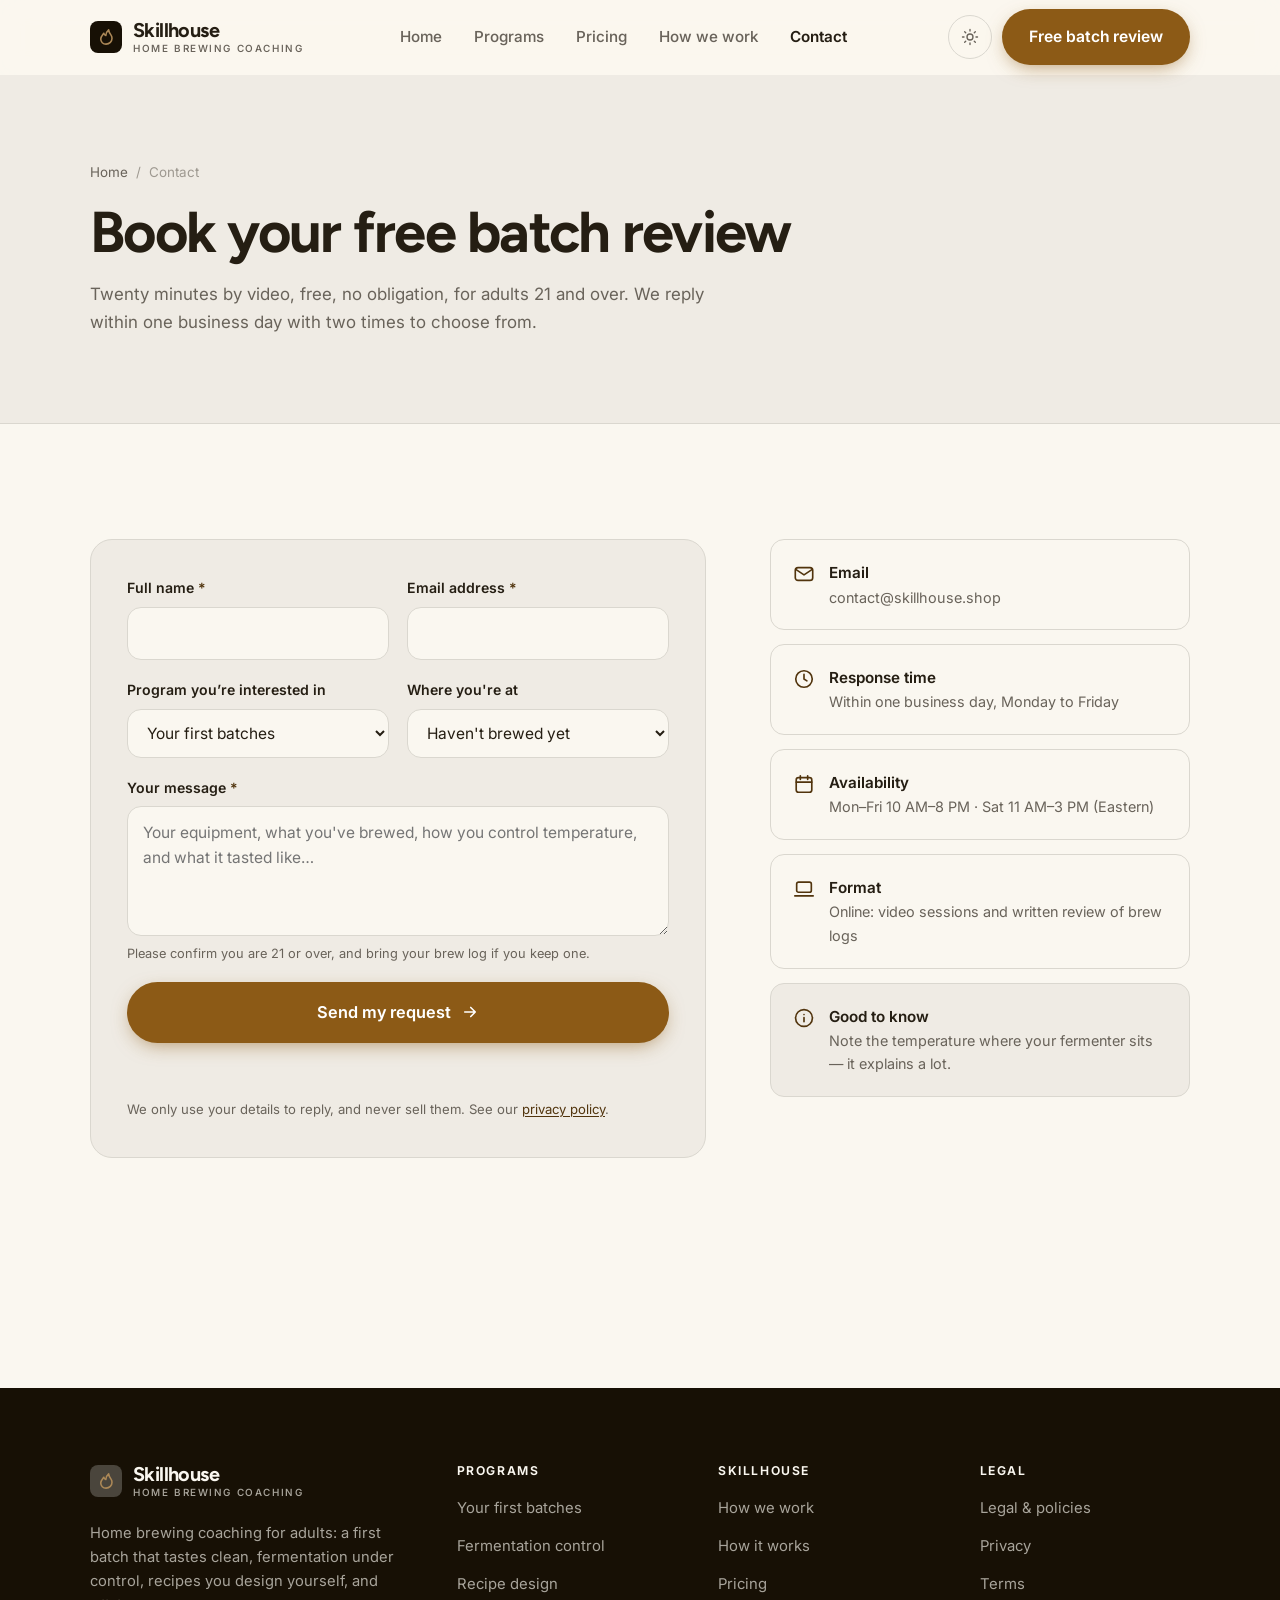
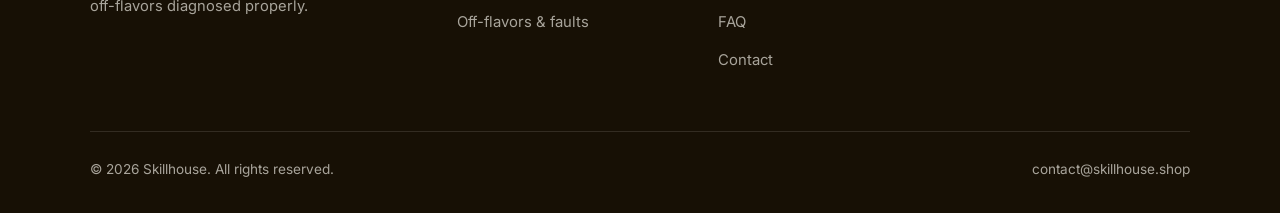
<file: contact.html>
<!DOCTYPE html>
<html lang="en" class="no-js">
<head>
<meta charset="utf-8">
<meta name="viewport" content="width=device-width, initial-scale=1">
<title>Contact — Skillhouse</title>
<meta name="description" content="Book your free 20-minute batch review. Adults 21 and over. We reply within one business day.">
<link rel="canonical" href="https://skillhouse.shop/contact.html">

<meta property="og:type" content="website">
<meta property="og:url" content="https://skillhouse.shop/contact.html">
<meta property="og:site_name" content="Skillhouse">
<meta property="og:locale" content="en_US">
<meta property="og:title" content="Contact — Skillhouse">
<meta property="og:description" content="Book your free 20-minute batch review. Adults 21 and over. We reply within one business day.">
<meta name="theme-color" content="#171005">

<link rel="icon" href="assets/img/favicon.svg" type="image/svg+xml">
<link rel="preconnect" href="https://fonts.googleapis.com">
<link rel="preconnect" href="https://fonts.gstatic.com" crossorigin>
<link rel="stylesheet" href="https://fonts.googleapis.com/css2?family=Figtree:wght@400..800&family=Inter:wght@400..700&display=swap">
<link rel="stylesheet" href="assets/css/style.css">

<!-- Thème appliqué avant le premier rendu (évite le flash) -->
<script>
document.documentElement.classList.remove('no-js');
(function(){try{var t=localStorage.getItem('site-theme');if(t){document.documentElement.setAttribute('data-theme',t);}}catch(e){}})();
</script>
</head>

<body>
<a class="skip-link" href="#main">Skip to main content</a>

<header class="site-header">
  <nav class="wrap nav" aria-label="Main navigation">
    <a class="brand" href="index.html">
      <svg class="brand__mark" viewBox="0 0 64 64" aria-hidden="true">
        <rect class="bm-bg" width="64" height="64" rx="16"/>
        <g class="bm-ic" transform="translate(14 14) scale(1.5)" fill="none" stroke-width="2.1" stroke-linecap="round" stroke-linejoin="round"><path d="M12 21.5c-4 0-7-2.8-7-6.7 0-3.4 2.4-5.6 4-7.8.6 1.6 1.6 2.6 2.8 3 .2-3.1 1.4-5.6 3.7-7.5.3 3 1.6 4.8 3 6.7 1.1 1.5 1.5 3 1.5 4.6 0 4.2-3.3 7.7-8 7.7z"/></g>
      </svg>
      <span>Skillhouse<span class="brand__sub">Home brewing coaching</span></span>
    </a>

    <ul class="nav__links" id="nav-links">
      <li><a href="index.html">Home</a></li>
      <li><a href="programs.html">Programs</a></li>
      <li><a href="index.html#pricing">Pricing</a></li>
      <li><a href="about.html">How we work</a></li>
      <li><a href="contact.html" aria-current="page">Contact</a></li>
      <li><a class="btn btn--primary" href="contact.html">Free batch review</a></li>
    </ul>

    <div class="nav__cta">
      <button class="theme-toggle" type="button" aria-label="Switch to dark theme">
        <svg class="icon-sun" viewBox="0 0 24 24" fill="none" stroke="currentColor" stroke-width="1.8" stroke-linecap="round" aria-hidden="true"><circle cx="12" cy="12" r="4"/><path d="M12 2v2m0 16v2M2 12h2m16 0h2M4.9 4.9l1.4 1.4m11.4 11.4 1.4 1.4M19.1 4.9l-1.4 1.4M6.3 17.7l-1.4 1.4"/></svg>
        <svg class="icon-moon" viewBox="0 0 24 24" fill="none" stroke="currentColor" stroke-width="1.8" stroke-linecap="round" stroke-linejoin="round" aria-hidden="true"><path d="M21 12.8A9 9 0 1 1 11.2 3a7 7 0 0 0 9.8 9.8z"/></svg>
      </button>
      <a class="btn btn--primary" href="contact.html">Free batch review</a>
      <button class="nav__toggle" type="button" aria-expanded="false" aria-controls="nav-links" aria-label="Open menu">
        <svg class="icon-open" viewBox="0 0 24 24" fill="none" stroke="currentColor" stroke-width="2" stroke-linecap="round" aria-hidden="true"><path d="M3 6h18M3 12h18M3 18h18"/></svg>
        <svg class="icon-close" viewBox="0 0 24 24" fill="none" stroke="currentColor" stroke-width="2" stroke-linecap="round" aria-hidden="true"><path d="M6 6l12 12M18 6L6 18"/></svg>
      </button>
    </div>
  </nav>
</header>

<main id="main">

<section class="page-head">
  <div class="wrap">
    <nav class="breadcrumb" aria-label="Breadcrumb">
      <a href="index.html">Home</a><span>/</span><span aria-current="page">Contact</span>
    </nav>
    <h1>Book your free batch review</h1>
    <p>Twenty minutes by video, free, no obligation, for adults 21 and over. We reply within one business day with two times to choose from.</p>
  </div>
</section>

<section class="section wrap">
  <div class="form-layout">

    <!--
      FORM: the action attribute holds a placeholder id. Create a free form at
      https://formspree.io and replace VOTRE_ID_FORMSPREE. Until then, the button
      opens the visitor's email app with a pre-filled message to contact@skillhouse.shop.
    -->
    <form class="form" id="contact-form" action="https://formspree.io/f/VOTRE_ID_FORMSPREE" method="POST"
          data-email="contact@skillhouse.shop" data-subject="Batch review request"
          data-msg-mail="Your email app will open with the message ready to send." data-msg-sending="Sending…"
          data-msg-ok="Thanks! Your message is on its way. We reply within one business day." data-msg-err="Sending failed. Please email us directly at">
      <div class="form__row">
        <div class="field">
          <label for="nom">Full name <span class="req" aria-hidden="true">*</span></label>
          <input type="text" id="nom" name="nom" autocomplete="name" required>
        </div>
        <div class="field">
          <label for="email">Email address <span class="req" aria-hidden="true">*</span></label>
          <input type="email" id="email" name="email" autocomplete="email" required>
        </div>
      </div>

      <div class="form__row">
        <div class="field">
          <label for="programme">Program you’re interested in</label>
          <select id="programme" name="programme">
            <option>Your first batches</option>
            <option>Fermentation control</option>
            <option>Recipe design</option>
            <option>Off-flavors &amp; faults</option>
            <option>Not sure yet</option>
          </select>
        </div>
        <div class="field">
          <label for="niveau">Where you're at</label>
          <select id="niveau" name="niveau">
            <option>Haven't brewed yet</option>
            <option>Kit batches</option>
            <option>All-grain, mixed results</option>
            <option>Designing recipes</option>
          </select>
        </div>
      </div>

      <div class="field">
        <label for="message">Your message <span class="req" aria-hidden="true">*</span></label>
        <textarea id="message" name="message" required placeholder="Your equipment, what you've brewed, how you control temperature, and what it tasted like…"></textarea>
        <span class="field__hint">Please confirm you are 21 or over, and bring your brew log if you keep one.</span>
      </div>

      <!-- Bot trap: hidden from humans -->
      <div class="visually-hidden" aria-hidden="true">
        <label for="site-web">Leave this field empty</label>
        <input type="text" id="site-web" name="_gotcha" tabindex="-1" autocomplete="off">
      </div>

      <button class="btn btn--primary btn--lg" type="submit">Send my request <svg viewBox="0 0 24 24" fill="none" stroke="currentColor" stroke-width="2.2" stroke-linecap="round" stroke-linejoin="round" aria-hidden="true"><path d="M5 12h14M13 6l6 6-6 6"/></svg></button>

      <p id="form-status" class="form__status" role="status" aria-live="polite"></p>

      <p class="form__note">
        We only use your details to reply, and never sell them. See our <a href="legal.html#privacy">privacy policy</a>.
      </p>
    </form>

    <aside class="contact-aside">
      <div class="contact-card">
        <svg viewBox="0 0 24 24" fill="none" stroke="currentColor" stroke-width="1.8" stroke-linecap="round" stroke-linejoin="round" aria-hidden="true"><rect x="2.5" y="5" width="19" height="14" rx="3"/><path d="M3 7l9 6 9-6"/></svg>
        <div><b>Email</b><a href="mailto:contact@skillhouse.shop">contact@skillhouse.shop</a></div>
      </div>
      <div class="contact-card">
        <svg viewBox="0 0 24 24" fill="none" stroke="currentColor" stroke-width="1.8" stroke-linecap="round" stroke-linejoin="round" aria-hidden="true"><circle cx="12" cy="12" r="9"/><path d="M12 7v5l3.2 2"/></svg>
        <div><b>Response time</b><span>Within one business day, Monday to Friday</span></div>
      </div>
      <div class="contact-card">
        <svg viewBox="0 0 24 24" fill="none" stroke="currentColor" stroke-width="1.8" stroke-linecap="round" stroke-linejoin="round" aria-hidden="true"><rect x="3.5" y="5" width="17" height="16" rx="2.5"/><path d="M8 3v4M16 3v4M3.5 10h17"/></svg>
        <div><b>Availability</b><span>Mon–Fri 10 AM–8 PM · Sat 11 AM–3 PM (Eastern)</span></div>
      </div>
      <div class="contact-card">
        <svg viewBox="0 0 24 24" fill="none" stroke="currentColor" stroke-width="1.8" stroke-linecap="round" stroke-linejoin="round" aria-hidden="true"><rect x="4" y="4.5" width="16" height="11" rx="2"/><path d="M2 19.5h20"/></svg>
        <div><b>Format</b><span>Online: video sessions and written review of brew logs</span></div>
      </div>
      <div class="contact-card contact-card--soft">
        <svg viewBox="0 0 24 24" fill="none" stroke="currentColor" stroke-width="1.8" stroke-linecap="round" stroke-linejoin="round" aria-hidden="true"><circle cx="12" cy="12" r="9.2"/><path d="M12 16v-4.5M12 8.2v.1"/></svg>
        <div><b>Good to know</b><span>Note the temperature where your fermenter sits — it explains a lot.</span></div>
      </div>
    </aside>

  </div>
</section>

</main>

<footer class="site-footer">
  <div class="wrap">
    <div class="footer__grid">
      <div class="footer__brand">
        <a class="brand" href="index.html">
          <svg class="brand__mark" viewBox="0 0 64 64" aria-hidden="true">
        <rect class="bm-bg" width="64" height="64" rx="16"/>
        <g class="bm-ic" transform="translate(14 14) scale(1.5)" fill="none" stroke-width="2.1" stroke-linecap="round" stroke-linejoin="round"><path d="M12 21.5c-4 0-7-2.8-7-6.7 0-3.4 2.4-5.6 4-7.8.6 1.6 1.6 2.6 2.8 3 .2-3.1 1.4-5.6 3.7-7.5.3 3 1.6 4.8 3 6.7 1.1 1.5 1.5 3 1.5 4.6 0 4.2-3.3 7.7-8 7.7z"/></g>
      </svg>
          <span>Skillhouse<span class="brand__sub">Home brewing coaching</span></span>
        </a>
        <p>Home brewing coaching for adults: a first batch that tastes clean, fermentation under control, recipes you design yourself, and off-flavors diagnosed properly.</p>
      </div>

      <div class="footer__col">
        <h4>Programs</h4>
        <ul>
          <li><a href="programs.html#first">Your first batches</a></li>
          <li><a href="programs.html#ferment">Fermentation control</a></li>
          <li><a href="programs.html#recipes">Recipe design</a></li>
          <li><a href="programs.html#faults">Off-flavors &amp; faults</a></li>
        </ul>
      </div>

      <div class="footer__col">
        <h4>Skillhouse</h4>
        <ul>
          <li><a href="about.html">How we work</a></li>
          <li><a href="index.html#how-it-works">How it works</a></li>
          <li><a href="index.html#pricing">Pricing</a></li>
          <li><a href="index.html#faq">FAQ</a></li>
          <li><a href="contact.html">Contact</a></li>
        </ul>
      </div>

      <div class="footer__col">
        <h4>Legal</h4>
        <ul>
          <li><a href="legal.html">Legal &amp; policies</a></li>
          <li><a href="legal.html#privacy">Privacy</a></li>
          <li><a href="legal.html#terms">Terms</a></li>
        </ul>
      </div>
    </div>

    <div class="footer__bottom">
      <p>© <span data-year>2026</span> Skillhouse. All rights reserved.</p>
      <p><a href="mailto:contact@skillhouse.shop">contact@skillhouse.shop</a></p>
    </div>
  </div>
</footer>

<script src="assets/js/main.js" defer></script>
</body>
</html>
</file>
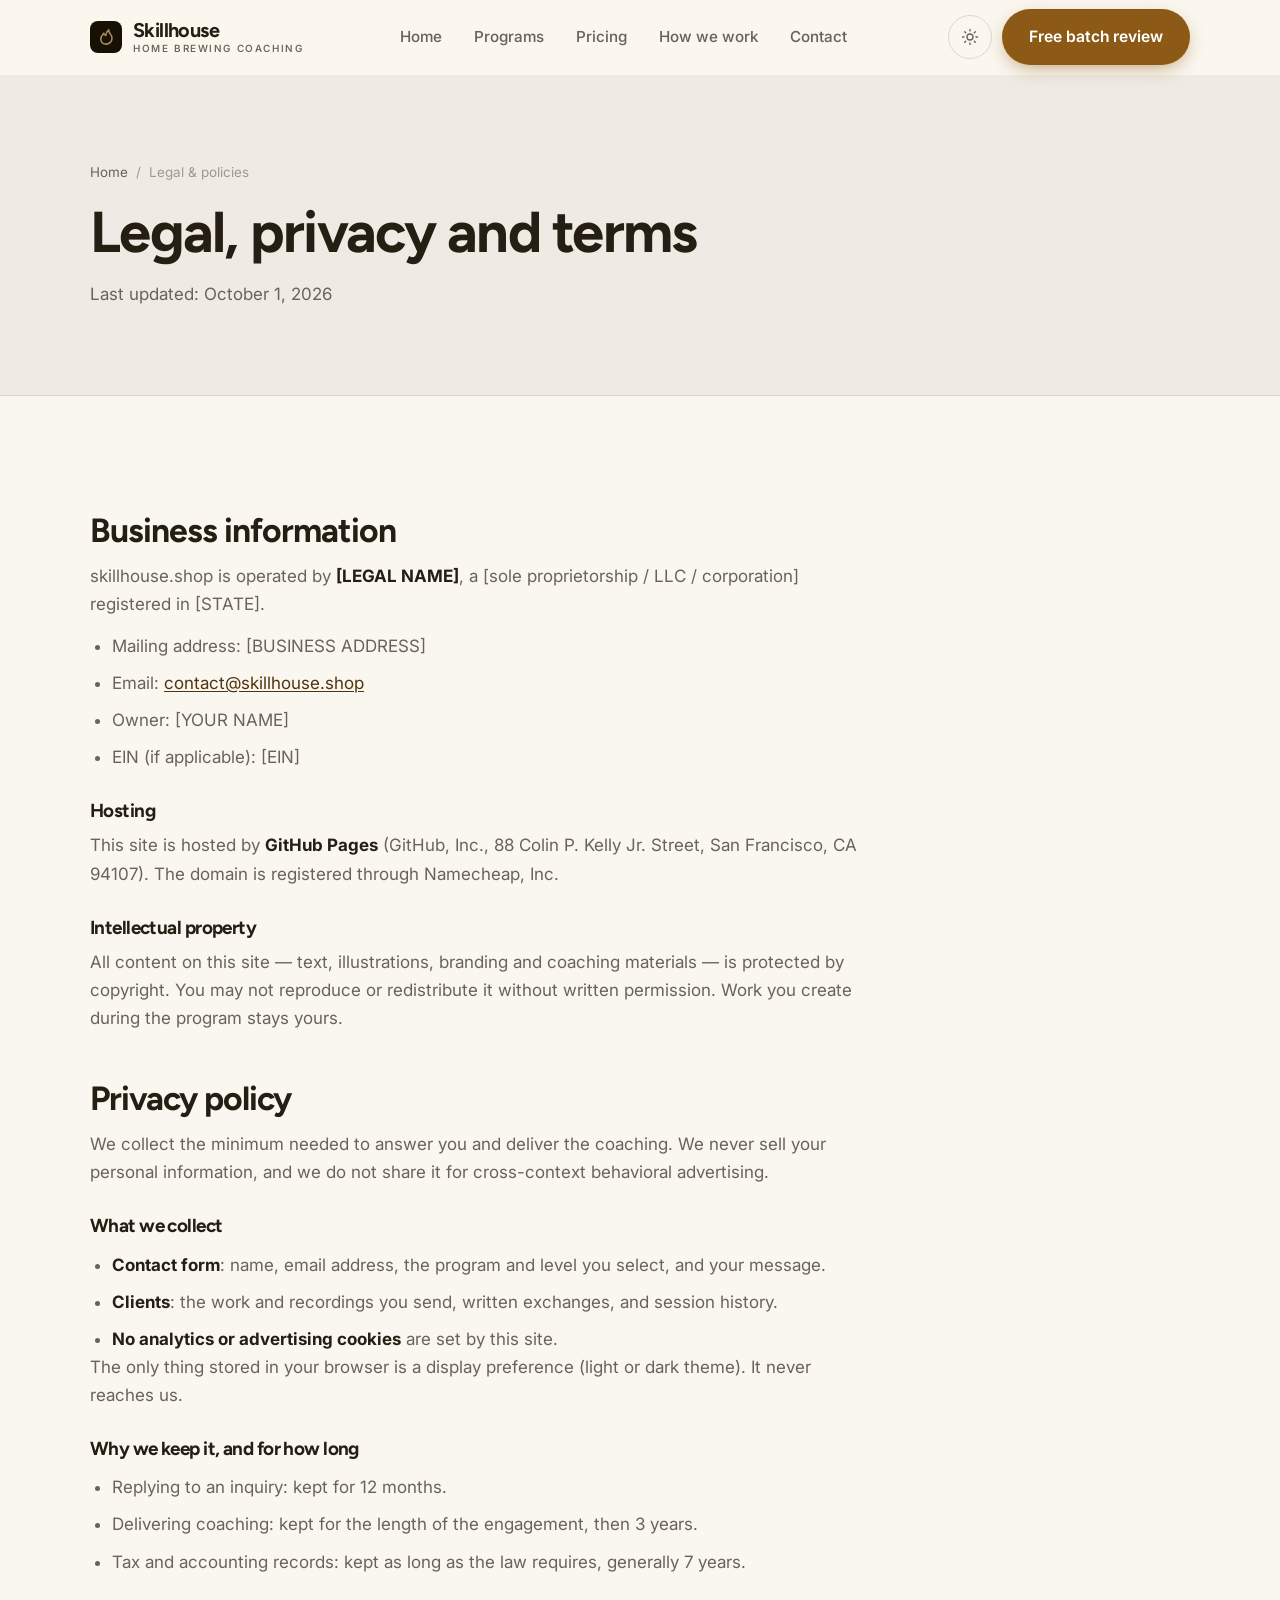
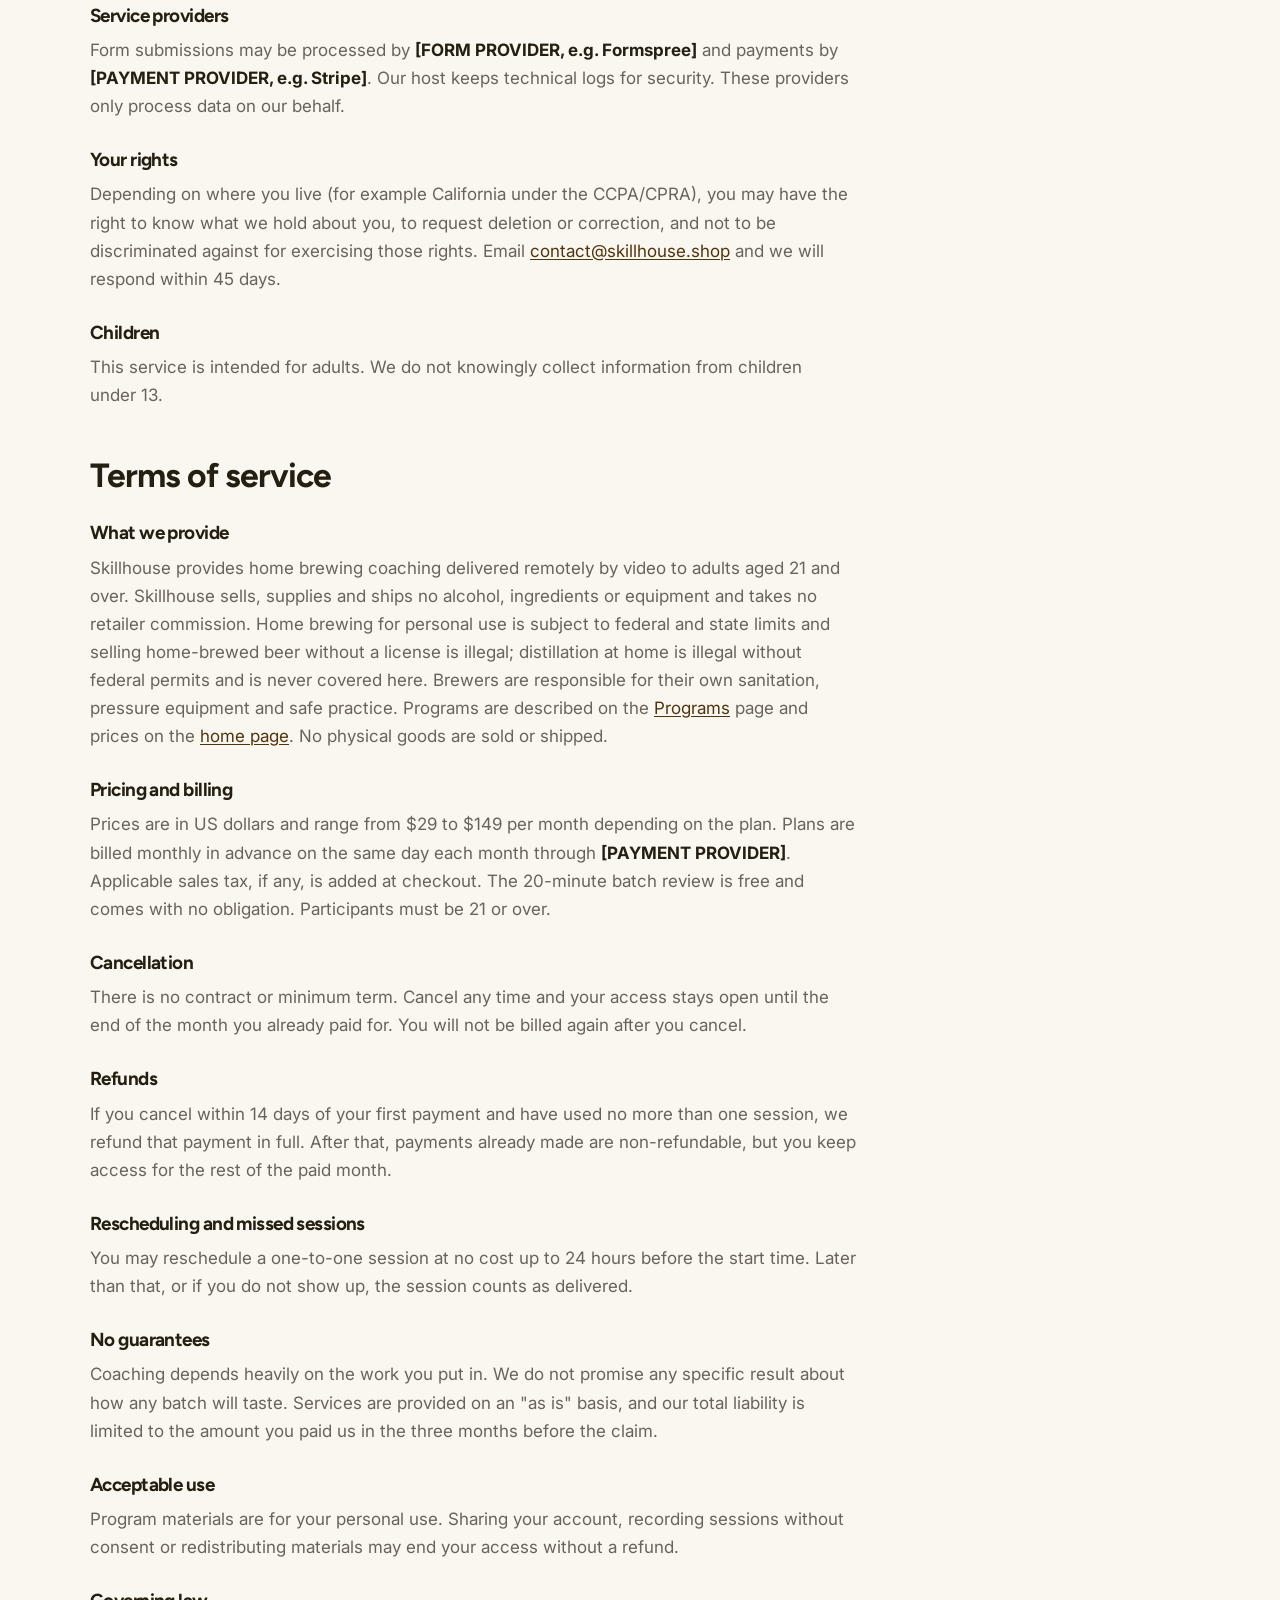
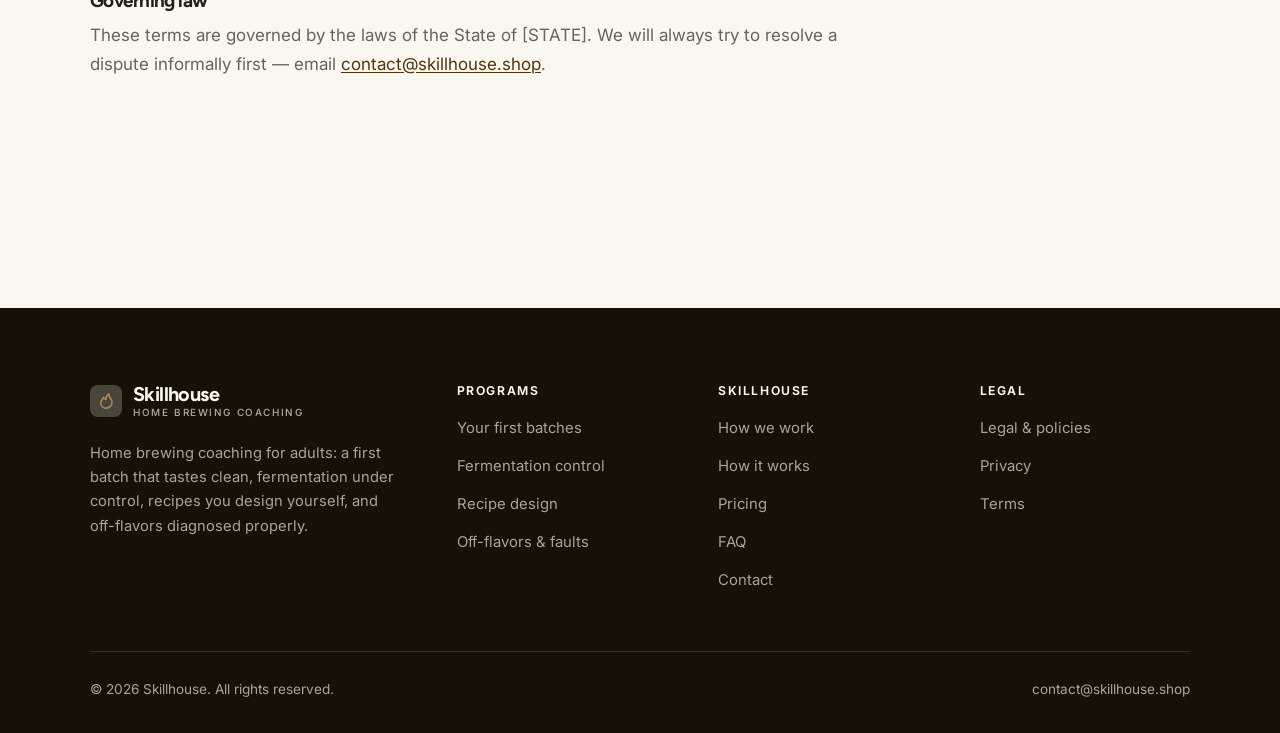
<file: legal.html>
<!DOCTYPE html>
<html lang="en" class="no-js">
<head>
<meta charset="utf-8">
<meta name="viewport" content="width=device-width, initial-scale=1">
<title>Legal, privacy and terms — Skillhouse</title>
<meta name="description" content="Business information, privacy policy and terms of service for Skillhouse.">
<meta name="robots" content="noindex">

<meta property="og:type" content="website">
<meta property="og:url" content="https://skillhouse.shop/legal.html">
<meta property="og:site_name" content="Skillhouse">
<meta property="og:locale" content="en_US">
<meta property="og:title" content="Legal, privacy and terms — Skillhouse">
<meta property="og:description" content="Business information, privacy policy and terms of service for Skillhouse.">
<meta name="theme-color" content="#171005">

<link rel="icon" href="assets/img/favicon.svg" type="image/svg+xml">
<link rel="preconnect" href="https://fonts.googleapis.com">
<link rel="preconnect" href="https://fonts.gstatic.com" crossorigin>
<link rel="stylesheet" href="https://fonts.googleapis.com/css2?family=Figtree:wght@400..800&family=Inter:wght@400..700&display=swap">
<link rel="stylesheet" href="assets/css/style.css">

<!-- Thème appliqué avant le premier rendu (évite le flash) -->
<script>
document.documentElement.classList.remove('no-js');
(function(){try{var t=localStorage.getItem('site-theme');if(t){document.documentElement.setAttribute('data-theme',t);}}catch(e){}})();
</script>
</head>

<body>
<a class="skip-link" href="#main">Skip to main content</a>

<header class="site-header">
  <nav class="wrap nav" aria-label="Main navigation">
    <a class="brand" href="index.html">
      <svg class="brand__mark" viewBox="0 0 64 64" aria-hidden="true">
        <rect class="bm-bg" width="64" height="64" rx="16"/>
        <g class="bm-ic" transform="translate(14 14) scale(1.5)" fill="none" stroke-width="2.1" stroke-linecap="round" stroke-linejoin="round"><path d="M12 21.5c-4 0-7-2.8-7-6.7 0-3.4 2.4-5.6 4-7.8.6 1.6 1.6 2.6 2.8 3 .2-3.1 1.4-5.6 3.7-7.5.3 3 1.6 4.8 3 6.7 1.1 1.5 1.5 3 1.5 4.6 0 4.2-3.3 7.7-8 7.7z"/></g>
      </svg>
      <span>Skillhouse<span class="brand__sub">Home brewing coaching</span></span>
    </a>

    <ul class="nav__links" id="nav-links">
      <li><a href="index.html">Home</a></li>
      <li><a href="programs.html">Programs</a></li>
      <li><a href="index.html#pricing">Pricing</a></li>
      <li><a href="about.html">How we work</a></li>
      <li><a href="contact.html">Contact</a></li>
      <li><a class="btn btn--primary" href="contact.html">Free batch review</a></li>
    </ul>

    <div class="nav__cta">
      <button class="theme-toggle" type="button" aria-label="Switch to dark theme">
        <svg class="icon-sun" viewBox="0 0 24 24" fill="none" stroke="currentColor" stroke-width="1.8" stroke-linecap="round" aria-hidden="true"><circle cx="12" cy="12" r="4"/><path d="M12 2v2m0 16v2M2 12h2m16 0h2M4.9 4.9l1.4 1.4m11.4 11.4 1.4 1.4M19.1 4.9l-1.4 1.4M6.3 17.7l-1.4 1.4"/></svg>
        <svg class="icon-moon" viewBox="0 0 24 24" fill="none" stroke="currentColor" stroke-width="1.8" stroke-linecap="round" stroke-linejoin="round" aria-hidden="true"><path d="M21 12.8A9 9 0 1 1 11.2 3a7 7 0 0 0 9.8 9.8z"/></svg>
      </button>
      <a class="btn btn--primary" href="contact.html">Free batch review</a>
      <button class="nav__toggle" type="button" aria-expanded="false" aria-controls="nav-links" aria-label="Open menu">
        <svg class="icon-open" viewBox="0 0 24 24" fill="none" stroke="currentColor" stroke-width="2" stroke-linecap="round" aria-hidden="true"><path d="M3 6h18M3 12h18M3 18h18"/></svg>
        <svg class="icon-close" viewBox="0 0 24 24" fill="none" stroke="currentColor" stroke-width="2" stroke-linecap="round" aria-hidden="true"><path d="M6 6l12 12M18 6L6 18"/></svg>
      </button>
    </div>
  </nav>
</header>

<main id="main">

<section class="page-head">
  <div class="wrap">
    <nav class="breadcrumb" aria-label="Breadcrumb">
      <a href="index.html">Home</a><span>/</span><span aria-current="page">Legal &amp; policies</span>
    </nav>
    <h1>Legal, privacy and terms</h1>
    <p>Last updated: <time datetime="2026-10-01">October 1, 2026</time></p>
  </div>
</section>

<section class="section wrap">
  <div class="prose">

    <!--
      TO DO: this is a skeleton, not legal advice. Replace every [BRACKET] with
      your real details before selling, and have a lawyer review it if you can.
      Consumer protection rules differ by state.
    -->

    <h2 id="business">Business information</h2>
    <p>
      skillhouse.shop is operated by <strong>[LEGAL NAME]</strong>, a [sole proprietorship / LLC / corporation]
      registered in [STATE].
    </p>
    <ul>
      <li>Mailing address: [BUSINESS ADDRESS]</li>
      <li>Email: <a href="mailto:contact@skillhouse.shop">contact@skillhouse.shop</a></li>
      <li>Owner: [YOUR NAME]</li>
      <li>EIN (if applicable): [EIN]</li>
    </ul>

    <h3>Hosting</h3>
    <p>
      This site is hosted by <strong>GitHub Pages</strong> (GitHub, Inc., 88 Colin P. Kelly Jr. Street,
      San Francisco, CA 94107). The domain is registered through Namecheap, Inc.
    </p>

    <h3>Intellectual property</h3>
    <p>
      All content on this site — text, illustrations, branding and coaching materials — is protected by
      copyright. You may not reproduce or redistribute it without written permission. Work you create during
      the program stays yours.
    </p>

    <h2 id="privacy">Privacy policy</h2>
    <p>
      We collect the minimum needed to answer you and deliver the coaching. We never sell your personal
      information, and we do not share it for cross-context behavioral advertising.
    </p>
    <h3>What we collect</h3>
    <ul>
      <li><strong>Contact form</strong>: name, email address, the program and level you select, and your message.</li>
      <li><strong>Clients</strong>: the work and recordings you send, written exchanges, and session history.</li>
      <li><strong>No analytics or advertising cookies</strong> are set by this site.</li>
    </ul>
    <p>
      The only thing stored in your browser is a display preference (light or dark theme). It never reaches us.
    </p>
    <h3>Why we keep it, and for how long</h3>
    <ul>
      <li>Replying to an inquiry: kept for 12 months.</li>
      <li>Delivering coaching: kept for the length of the engagement, then 3 years.</li>
      <li>Tax and accounting records: kept as long as the law requires, generally 7 years.</li>
    </ul>
    <h3>Service providers</h3>
    <p>
      Form submissions may be processed by <strong>[FORM PROVIDER, e.g. Formspree]</strong> and payments by
      <strong>[PAYMENT PROVIDER, e.g. Stripe]</strong>. Our host keeps technical logs for security. These
      providers only process data on our behalf.
    </p>
    <h3>Your rights</h3>
    <p>
      Depending on where you live (for example California under the CCPA/CPRA), you may have the right to
      know what we hold about you, to request deletion or correction, and not to be discriminated against for
      exercising those rights. Email <a href="mailto:contact@skillhouse.shop">contact@skillhouse.shop</a> and we will respond within 45 days.
    </p>
    <h3>Children</h3>
    <p>
      This service is intended for adults. We do not knowingly collect information from children under 13.
    </p>

    <h2 id="terms">Terms of service</h2>
    <h3>What we provide</h3>
    <p>
      Skillhouse provides home brewing coaching delivered remotely by video to adults aged 21 and over. Skillhouse sells, supplies and ships no alcohol, ingredients or equipment and takes no retailer commission. Home brewing for personal use is subject to federal and state limits and selling home-brewed beer without a license is illegal; distillation at home is illegal without federal permits and is never covered here. Brewers are responsible for their own sanitation, pressure equipment and safe practice. Programs are described on the
      <a href="programs.html">Programs</a> page and prices on the <a href="index.html#pricing">home page</a>.
      No physical goods are sold or shipped.
    </p>
    <h3>Pricing and billing</h3>
    <p>
      Prices are in US dollars and range from $29 to $149 per month
      depending on the plan. Plans are billed monthly in advance on the same day each month through
      <strong>[PAYMENT PROVIDER]</strong>. Applicable sales tax, if any, is added at checkout.
      The 20-minute batch review is free and comes with no obligation. Participants must be 21 or over.
    </p>
    <h3>Cancellation</h3>
    <p>
      There is no contract or minimum term. Cancel any time and your access stays open until the end of the
      month you already paid for. You will not be billed again after you cancel.
    </p>
    <h3>Refunds</h3>
    <p>
      If you cancel within 14 days of your first payment and have used no more than one session, we refund
      that payment in full. After that, payments already made are non-refundable, but you keep access for the
      rest of the paid month.
    </p>
    <h3>Rescheduling and missed sessions</h3>
    <p>
      You may reschedule a one-to-one session at no cost up to 24 hours before the start time. Later than
      that, or if you do not show up, the session counts as delivered.
    </p>
    <h3>No guarantees</h3>
    <p>
      Coaching depends heavily on the work you put in. We do not promise any specific result
      about how any batch will taste. Services are provided on an "as is" basis, and our total
      liability is limited to the amount you paid us in the three months before the claim.
    </p>
    <h3>Acceptable use</h3>
    <p>
      Program materials are for your personal use. Sharing your account, recording sessions without consent
      or redistributing materials may end your access without a refund.
    </p>
    <h3>Governing law</h3>
    <p>
      These terms are governed by the laws of the State of [STATE]. We will always try to resolve a dispute
      informally first — email <a href="mailto:contact@skillhouse.shop">contact@skillhouse.shop</a>.
    </p>

  </div>
</section>

</main>

<footer class="site-footer">
  <div class="wrap">
    <div class="footer__grid">
      <div class="footer__brand">
        <a class="brand" href="index.html">
          <svg class="brand__mark" viewBox="0 0 64 64" aria-hidden="true">
        <rect class="bm-bg" width="64" height="64" rx="16"/>
        <g class="bm-ic" transform="translate(14 14) scale(1.5)" fill="none" stroke-width="2.1" stroke-linecap="round" stroke-linejoin="round"><path d="M12 21.5c-4 0-7-2.8-7-6.7 0-3.4 2.4-5.6 4-7.8.6 1.6 1.6 2.6 2.8 3 .2-3.1 1.4-5.6 3.7-7.5.3 3 1.6 4.8 3 6.7 1.1 1.5 1.5 3 1.5 4.6 0 4.2-3.3 7.7-8 7.7z"/></g>
      </svg>
          <span>Skillhouse<span class="brand__sub">Home brewing coaching</span></span>
        </a>
        <p>Home brewing coaching for adults: a first batch that tastes clean, fermentation under control, recipes you design yourself, and off-flavors diagnosed properly.</p>
      </div>

      <div class="footer__col">
        <h4>Programs</h4>
        <ul>
          <li><a href="programs.html#first">Your first batches</a></li>
          <li><a href="programs.html#ferment">Fermentation control</a></li>
          <li><a href="programs.html#recipes">Recipe design</a></li>
          <li><a href="programs.html#faults">Off-flavors &amp; faults</a></li>
        </ul>
      </div>

      <div class="footer__col">
        <h4>Skillhouse</h4>
        <ul>
          <li><a href="about.html">How we work</a></li>
          <li><a href="index.html#how-it-works">How it works</a></li>
          <li><a href="index.html#pricing">Pricing</a></li>
          <li><a href="index.html#faq">FAQ</a></li>
          <li><a href="contact.html">Contact</a></li>
        </ul>
      </div>

      <div class="footer__col">
        <h4>Legal</h4>
        <ul>
          <li><a href="legal.html">Legal &amp; policies</a></li>
          <li><a href="legal.html#privacy">Privacy</a></li>
          <li><a href="legal.html#terms">Terms</a></li>
        </ul>
      </div>
    </div>

    <div class="footer__bottom">
      <p>© <span data-year>2026</span> Skillhouse. All rights reserved.</p>
      <p><a href="mailto:contact@skillhouse.shop">contact@skillhouse.shop</a></p>
    </div>
  </div>
</footer>

<script src="assets/js/main.js" defer></script>
</body>
</html>
</file>
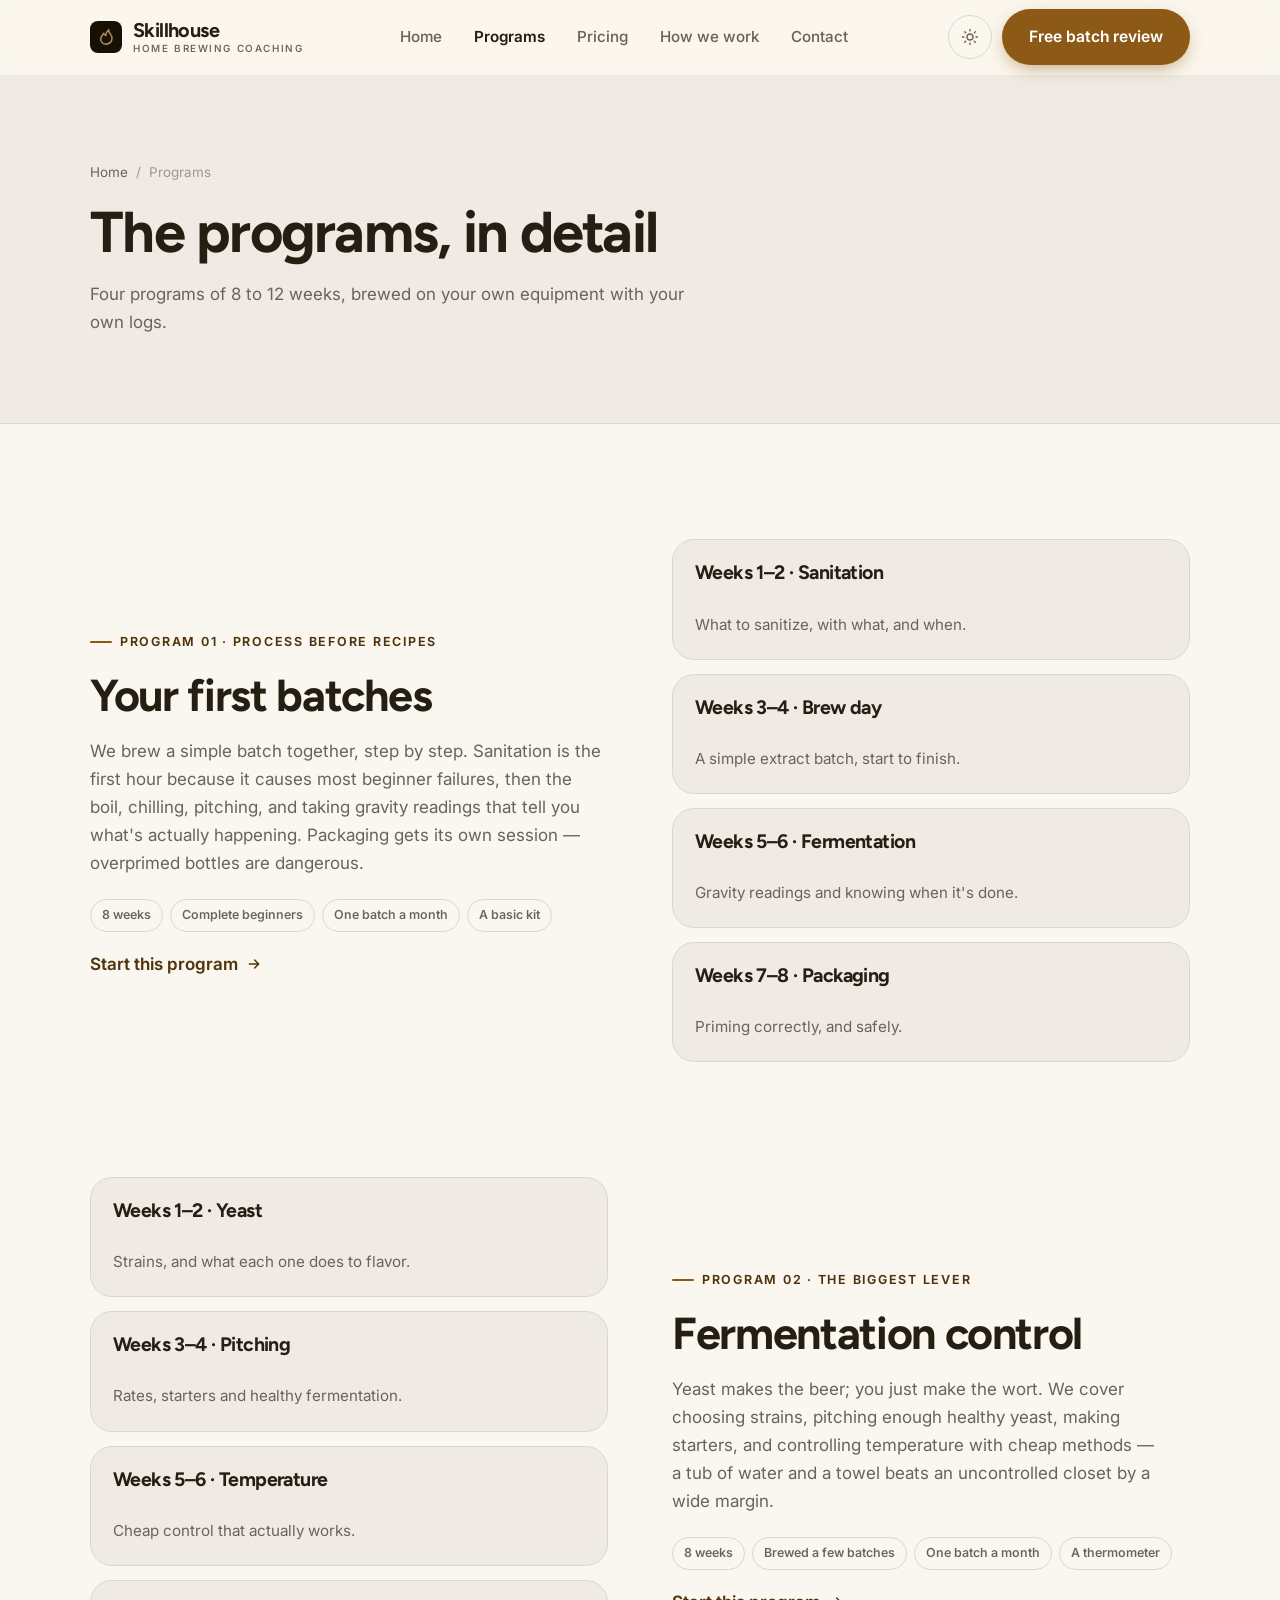
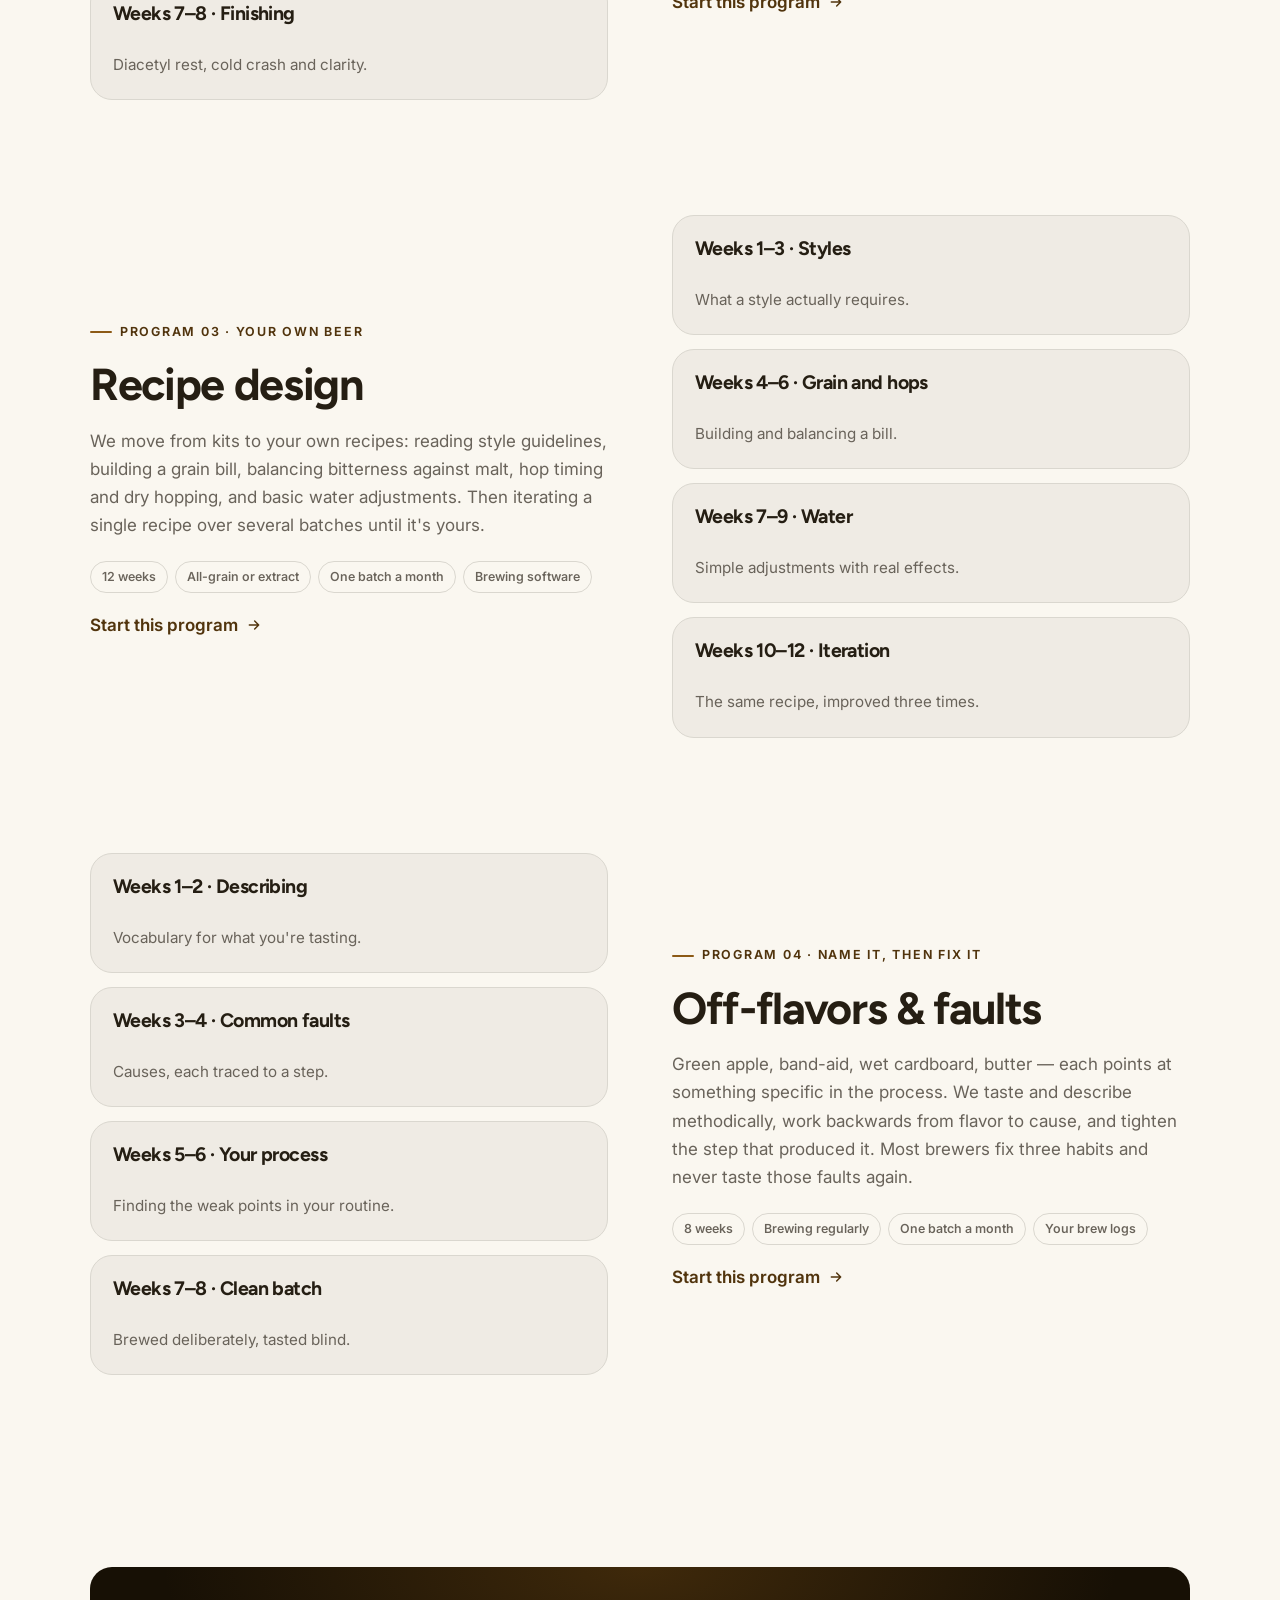
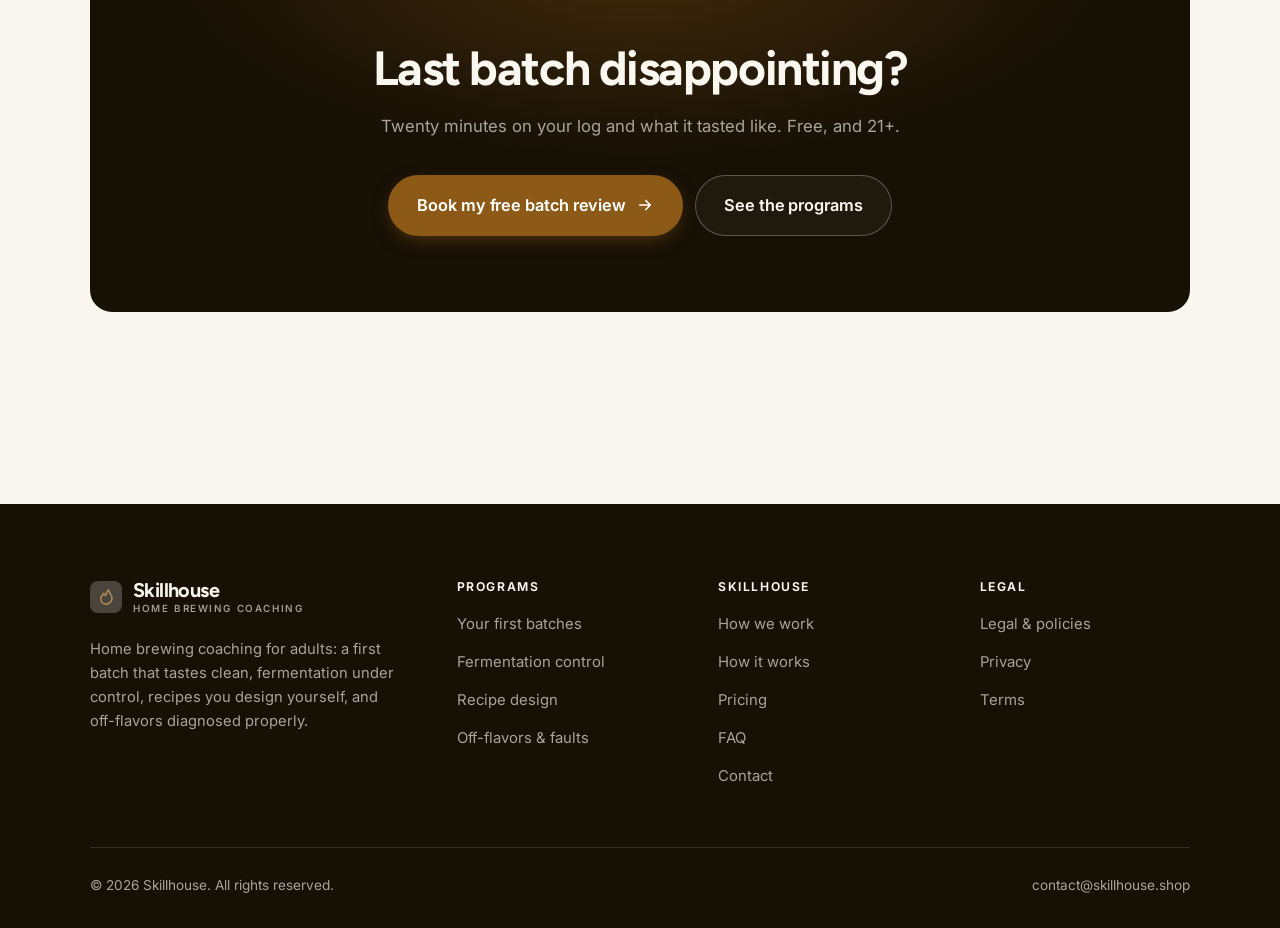
<file: programs.html>
<!DOCTYPE html>
<html lang="en" class="no-js">
<head>
<meta charset="utf-8">
<meta name="viewport" content="width=device-width, initial-scale=1">
<title>Programs — Skillhouse</title>
<meta name="description" content="Home brewing coaching programs: first batches, fermentation control, recipe design, off-flavors and faults.">
<link rel="canonical" href="https://skillhouse.shop/programs.html">

<meta property="og:type" content="website">
<meta property="og:url" content="https://skillhouse.shop/programs.html">
<meta property="og:site_name" content="Skillhouse">
<meta property="og:locale" content="en_US">
<meta property="og:title" content="Programs — Skillhouse">
<meta property="og:description" content="Home brewing coaching programs: first batches, fermentation control, recipe design, off-flavors and faults.">
<meta name="theme-color" content="#171005">

<link rel="icon" href="assets/img/favicon.svg" type="image/svg+xml">
<link rel="preconnect" href="https://fonts.googleapis.com">
<link rel="preconnect" href="https://fonts.gstatic.com" crossorigin>
<link rel="stylesheet" href="https://fonts.googleapis.com/css2?family=Figtree:wght@400..800&family=Inter:wght@400..700&display=swap">
<link rel="stylesheet" href="assets/css/style.css">

<!-- Thème appliqué avant le premier rendu (évite le flash) -->
<script>
document.documentElement.classList.remove('no-js');
(function(){try{var t=localStorage.getItem('site-theme');if(t){document.documentElement.setAttribute('data-theme',t);}}catch(e){}})();
</script>
</head>

<body>
<a class="skip-link" href="#main">Skip to main content</a>

<header class="site-header">
  <nav class="wrap nav" aria-label="Main navigation">
    <a class="brand" href="index.html">
      <svg class="brand__mark" viewBox="0 0 64 64" aria-hidden="true">
        <rect class="bm-bg" width="64" height="64" rx="16"/>
        <g class="bm-ic" transform="translate(14 14) scale(1.5)" fill="none" stroke-width="2.1" stroke-linecap="round" stroke-linejoin="round"><path d="M12 21.5c-4 0-7-2.8-7-6.7 0-3.4 2.4-5.6 4-7.8.6 1.6 1.6 2.6 2.8 3 .2-3.1 1.4-5.6 3.7-7.5.3 3 1.6 4.8 3 6.7 1.1 1.5 1.5 3 1.5 4.6 0 4.2-3.3 7.7-8 7.7z"/></g>
      </svg>
      <span>Skillhouse<span class="brand__sub">Home brewing coaching</span></span>
    </a>

    <ul class="nav__links" id="nav-links">
      <li><a href="index.html">Home</a></li>
      <li><a href="programs.html" aria-current="page">Programs</a></li>
      <li><a href="index.html#pricing">Pricing</a></li>
      <li><a href="about.html">How we work</a></li>
      <li><a href="contact.html">Contact</a></li>
      <li><a class="btn btn--primary" href="contact.html">Free batch review</a></li>
    </ul>

    <div class="nav__cta">
      <button class="theme-toggle" type="button" aria-label="Switch to dark theme">
        <svg class="icon-sun" viewBox="0 0 24 24" fill="none" stroke="currentColor" stroke-width="1.8" stroke-linecap="round" aria-hidden="true"><circle cx="12" cy="12" r="4"/><path d="M12 2v2m0 16v2M2 12h2m16 0h2M4.9 4.9l1.4 1.4m11.4 11.4 1.4 1.4M19.1 4.9l-1.4 1.4M6.3 17.7l-1.4 1.4"/></svg>
        <svg class="icon-moon" viewBox="0 0 24 24" fill="none" stroke="currentColor" stroke-width="1.8" stroke-linecap="round" stroke-linejoin="round" aria-hidden="true"><path d="M21 12.8A9 9 0 1 1 11.2 3a7 7 0 0 0 9.8 9.8z"/></svg>
      </button>
      <a class="btn btn--primary" href="contact.html">Free batch review</a>
      <button class="nav__toggle" type="button" aria-expanded="false" aria-controls="nav-links" aria-label="Open menu">
        <svg class="icon-open" viewBox="0 0 24 24" fill="none" stroke="currentColor" stroke-width="2" stroke-linecap="round" aria-hidden="true"><path d="M3 6h18M3 12h18M3 18h18"/></svg>
        <svg class="icon-close" viewBox="0 0 24 24" fill="none" stroke="currentColor" stroke-width="2" stroke-linecap="round" aria-hidden="true"><path d="M6 6l12 12M18 6L6 18"/></svg>
      </button>
    </div>
  </nav>
</header>

<main id="main">

<section class="page-head">
  <div class="wrap">
    <nav class="breadcrumb" aria-label="Breadcrumb">
      <a href="index.html">Home</a><span>/</span><span aria-current="page">Programs</span>
    </nav>
    <h1>The programs, in detail</h1>
    <p>Four programs of 8 to 12 weeks, brewed on your own equipment with your own logs.</p>
  </div>
</section>

<section class="section wrap" id="first">
  <div class="split reveal">
    <div>
      <span class="eyebrow">Program 01 · Process before recipes</span>
      <h2>Your first batches</h2>
      <p>We brew a simple batch together, step by step. Sanitation is the first hour because it causes most beginner failures, then the boil, chilling, pitching, and taking gravity readings that tell you what's actually happening. Packaging gets its own session — overprimed bottles are dangerous.</p>
      <ul class="tags"><li>8 weeks</li><li>Complete beginners</li><li>One batch a month</li><li>A basic kit</li></ul>
      <p><a class="arrow-link" href="contact.html">Start this program <svg viewBox="0 0 24 24" fill="none" stroke="currentColor" stroke-width="2.2" stroke-linecap="round" stroke-linejoin="round" aria-hidden="true"><path d="M5 12h14M13 6l6 6-6 6"/></svg></a></p>
    </div>
    <div class="grid grid--2 grid--tight">
      <article class="card card--sm">
        <h3>Weeks 1–2 · Sanitation</h3>
        <p>What to sanitize, with what, and when.</p>
      </article>
      <article class="card card--sm">
        <h3>Weeks 3–4 · Brew day</h3>
        <p>A simple extract batch, start to finish.</p>
      </article>
      <article class="card card--sm">
        <h3>Weeks 5–6 · Fermentation</h3>
        <p>Gravity readings and knowing when it's done.</p>
      </article>
      <article class="card card--sm">
        <h3>Weeks 7–8 · Packaging</h3>
        <p>Priming correctly, and safely.</p>
      </article>
    </div>
  </div>
</section>

<section class="section section--flush wrap" id="ferment">
  <div class="split reveal">
    <div class="grid grid--2 grid--tight">
      <article class="card card--sm">
        <h3>Weeks 1–2 · Yeast</h3>
        <p>Strains, and what each one does to flavor.</p>
      </article>
      <article class="card card--sm">
        <h3>Weeks 3–4 · Pitching</h3>
        <p>Rates, starters and healthy fermentation.</p>
      </article>
      <article class="card card--sm">
        <h3>Weeks 5–6 · Temperature</h3>
        <p>Cheap control that actually works.</p>
      </article>
      <article class="card card--sm">
        <h3>Weeks 7–8 · Finishing</h3>
        <p>Diacetyl rest, cold crash and clarity.</p>
      </article>
    </div>
    <div>
      <span class="eyebrow">Program 02 · The biggest lever</span>
      <h2>Fermentation control</h2>
      <p>Yeast makes the beer; you just make the wort. We cover choosing strains, pitching enough healthy yeast, making starters, and controlling temperature with cheap methods — a tub of water and a towel beats an uncontrolled closet by a wide margin.</p>
      <ul class="tags"><li>8 weeks</li><li>Brewed a few batches</li><li>One batch a month</li><li>A thermometer</li></ul>
      <p><a class="arrow-link" href="contact.html">Start this program <svg viewBox="0 0 24 24" fill="none" stroke="currentColor" stroke-width="2.2" stroke-linecap="round" stroke-linejoin="round" aria-hidden="true"><path d="M5 12h14M13 6l6 6-6 6"/></svg></a></p>
    </div>
  </div>
</section>

<section class="section section--flush wrap" id="recipes">
  <div class="split reveal">
    <div>
      <span class="eyebrow">Program 03 · Your own beer</span>
      <h2>Recipe design</h2>
      <p>We move from kits to your own recipes: reading style guidelines, building a grain bill, balancing bitterness against malt, hop timing and dry hopping, and basic water adjustments. Then iterating a single recipe over several batches until it's yours.</p>
      <ul class="tags"><li>12 weeks</li><li>All-grain or extract</li><li>One batch a month</li><li>Brewing software</li></ul>
      <p><a class="arrow-link" href="contact.html">Start this program <svg viewBox="0 0 24 24" fill="none" stroke="currentColor" stroke-width="2.2" stroke-linecap="round" stroke-linejoin="round" aria-hidden="true"><path d="M5 12h14M13 6l6 6-6 6"/></svg></a></p>
    </div>
    <div class="grid grid--2 grid--tight">
      <article class="card card--sm">
        <h3>Weeks 1–3 · Styles</h3>
        <p>What a style actually requires.</p>
      </article>
      <article class="card card--sm">
        <h3>Weeks 4–6 · Grain and hops</h3>
        <p>Building and balancing a bill.</p>
      </article>
      <article class="card card--sm">
        <h3>Weeks 7–9 · Water</h3>
        <p>Simple adjustments with real effects.</p>
      </article>
      <article class="card card--sm">
        <h3>Weeks 10–12 · Iteration</h3>
        <p>The same recipe, improved three times.</p>
      </article>
    </div>
  </div>
</section>

<section class="section section--flush wrap" id="faults">
  <div class="split reveal">
    <div class="grid grid--2 grid--tight">
      <article class="card card--sm">
        <h3>Weeks 1–2 · Describing</h3>
        <p>Vocabulary for what you're tasting.</p>
      </article>
      <article class="card card--sm">
        <h3>Weeks 3–4 · Common faults</h3>
        <p>Causes, each traced to a step.</p>
      </article>
      <article class="card card--sm">
        <h3>Weeks 5–6 · Your process</h3>
        <p>Finding the weak points in your routine.</p>
      </article>
      <article class="card card--sm">
        <h3>Weeks 7–8 · Clean batch</h3>
        <p>Brewed deliberately, tasted blind.</p>
      </article>
    </div>
    <div>
      <span class="eyebrow">Program 04 · Name it, then fix it</span>
      <h2>Off-flavors &amp; faults</h2>
      <p>Green apple, band-aid, wet cardboard, butter — each points at something specific in the process. We taste and describe methodically, work backwards from flavor to cause, and tighten the step that produced it. Most brewers fix three habits and never taste those faults again.</p>
      <ul class="tags"><li>8 weeks</li><li>Brewing regularly</li><li>One batch a month</li><li>Your brew logs</li></ul>
      <p><a class="arrow-link" href="contact.html">Start this program <svg viewBox="0 0 24 24" fill="none" stroke="currentColor" stroke-width="2.2" stroke-linecap="round" stroke-linejoin="round" aria-hidden="true"><path d="M5 12h14M13 6l6 6-6 6"/></svg></a></p>
    </div>
  </div>
</section>

<section class="wrap section--tight">
  <div class="cta-band reveal">
    <h2>Last batch disappointing?</h2>
    <p>Twenty minutes on your log and what it tasted like. Free, and 21+.</p>
    <div class="hero__actions">
      <a class="btn btn--primary btn--lg" href="contact.html">Book my free batch review <svg viewBox="0 0 24 24" fill="none" stroke="currentColor" stroke-width="2.2" stroke-linecap="round" stroke-linejoin="round" aria-hidden="true"><path d="M5 12h14M13 6l6 6-6 6"/></svg></a>
      <a class="btn btn--on-dark btn--lg" href="programs.html">See the programs</a>
    </div>
  </div>
</section>

</main>

<footer class="site-footer">
  <div class="wrap">
    <div class="footer__grid">
      <div class="footer__brand">
        <a class="brand" href="index.html">
          <svg class="brand__mark" viewBox="0 0 64 64" aria-hidden="true">
        <rect class="bm-bg" width="64" height="64" rx="16"/>
        <g class="bm-ic" transform="translate(14 14) scale(1.5)" fill="none" stroke-width="2.1" stroke-linecap="round" stroke-linejoin="round"><path d="M12 21.5c-4 0-7-2.8-7-6.7 0-3.4 2.4-5.6 4-7.8.6 1.6 1.6 2.6 2.8 3 .2-3.1 1.4-5.6 3.7-7.5.3 3 1.6 4.8 3 6.7 1.1 1.5 1.5 3 1.5 4.6 0 4.2-3.3 7.7-8 7.7z"/></g>
      </svg>
          <span>Skillhouse<span class="brand__sub">Home brewing coaching</span></span>
        </a>
        <p>Home brewing coaching for adults: a first batch that tastes clean, fermentation under control, recipes you design yourself, and off-flavors diagnosed properly.</p>
      </div>

      <div class="footer__col">
        <h4>Programs</h4>
        <ul>
          <li><a href="programs.html#first">Your first batches</a></li>
          <li><a href="programs.html#ferment">Fermentation control</a></li>
          <li><a href="programs.html#recipes">Recipe design</a></li>
          <li><a href="programs.html#faults">Off-flavors &amp; faults</a></li>
        </ul>
      </div>

      <div class="footer__col">
        <h4>Skillhouse</h4>
        <ul>
          <li><a href="about.html">How we work</a></li>
          <li><a href="index.html#how-it-works">How it works</a></li>
          <li><a href="index.html#pricing">Pricing</a></li>
          <li><a href="index.html#faq">FAQ</a></li>
          <li><a href="contact.html">Contact</a></li>
        </ul>
      </div>

      <div class="footer__col">
        <h4>Legal</h4>
        <ul>
          <li><a href="legal.html">Legal &amp; policies</a></li>
          <li><a href="legal.html#privacy">Privacy</a></li>
          <li><a href="legal.html#terms">Terms</a></li>
        </ul>
      </div>
    </div>

    <div class="footer__bottom">
      <p>© <span data-year>2026</span> Skillhouse. All rights reserved.</p>
      <p><a href="mailto:contact@skillhouse.shop">contact@skillhouse.shop</a></p>
    </div>
  </div>
</footer>

<script src="assets/js/main.js" defer></script>
</body>
</html>
</file>
<file: assets/css/style.css>
/* Skillhouse — couleurs et polices de la marque.
   Modifier ces valeurs suffit à changer l'identité visuelle de tout le site. */
:root {
  --c-accent:    #8c5a16;
  --c-on-accent: #ffffff;
  --c-ink:       #171005;
  --c-paper:     #faf7f0;

  --accent-ink-light: color-mix(in srgb, var(--c-accent) 58%, black);
  --accent-on-dark:   color-mix(in srgb, var(--c-accent) 72%, white);

  --font-display: "Figtree", system-ui, -apple-system, "Segoe UI", sans-serif;
  --font-body: "Inter", system-ui, -apple-system, "Segoe UI", sans-serif;
  --display-weight: 700;
  --display-tracking: -.03em;
}

/* ==========================================================================
   Feuille de style commune aux sites de coaching
   Les couleurs de marque (--c-accent, --c-on-accent, --c-ink, --c-paper) et
   les polices sont définies juste au-dessus, par site. Tout le reste en dérive.
   ========================================================================== */

/* --------------------------------------------------------------------------
   1. Tokens dérivés
   -------------------------------------------------------------------------- */

:root {
  /* Thème clair */
  --paper:      var(--c-paper);
  --paper-2:    color-mix(in srgb, var(--c-paper) 95%, var(--c-ink));
  --paper-3:    color-mix(in srgb, var(--c-paper) 89%, var(--c-ink));
  --line:       color-mix(in srgb, var(--c-paper) 86%, var(--c-ink));
  --text:       color-mix(in srgb, var(--c-ink) 94%, var(--c-paper));
  --muted:      color-mix(in srgb, var(--c-ink) 64%, var(--c-paper));
  --accent:     var(--c-accent);
  --accent-600: color-mix(in srgb, var(--c-accent) 86%, black);
  --accent-ink: var(--accent-ink-light);
  --on-accent:  var(--c-on-accent);
  --ink:        var(--c-ink);
  --ink-soft:   color-mix(in srgb, var(--c-ink) 90%, white);
  --on-ink:     var(--c-paper);
  --on-ink-mut: color-mix(in srgb, var(--c-paper) 64%, var(--c-ink));
  --brand-bg:   var(--c-ink);

  /* Rayons */
  --r-sm: 8px;
  --r-md: 14px;
  --r-lg: 22px;
  --r-full: 999px;

  /* Ombres */
  --sh-1: 0 1px 2px rgba(0, 0, 0, .05), 0 2px 8px rgba(0, 0, 0, .04);
  --sh-2: 0 2px 4px rgba(0, 0, 0, .05), 0 12px 32px rgba(0, 0, 0, .09);
  --sh-3: 0 4px 8px rgba(0, 0, 0, .06), 0 24px 56px rgba(0, 0, 0, .14);

  /* Rythme */
  --gutter: clamp(16px, 4vw, 40px);
  --maxw: 1180px;
  --section-y: clamp(64px, 9vw, 124px);

  --ease: cubic-bezier(.22, .61, .36, 1);
}

/* Thème sombre — suit le système, sauf si l'utilisateur a choisi « clair » */
@media (prefers-color-scheme: dark) {
  :root:not([data-theme="light"]) {
    --paper:      var(--c-ink);
    --paper-2:    color-mix(in srgb, var(--c-ink) 92%, white);
    --paper-3:    color-mix(in srgb, var(--c-ink) 86%, white);
    --line:       color-mix(in srgb, var(--c-ink) 80%, white);
    --text:       color-mix(in srgb, var(--c-paper) 94%, var(--c-ink));
    --muted:      color-mix(in srgb, var(--c-paper) 66%, var(--c-ink));
    --accent-ink: var(--accent-on-dark);
    --ink:        color-mix(in srgb, var(--c-ink) 72%, black);
    --brand-bg:   color-mix(in srgb, var(--c-ink) 80%, white);
    --sh-1: 0 1px 2px rgba(0, 0, 0, .4), 0 2px 8px rgba(0, 0, 0, .3);
    --sh-2: 0 2px 4px rgba(0, 0, 0, .4), 0 12px 32px rgba(0, 0, 0, .45);
    --sh-3: 0 4px 8px rgba(0, 0, 0, .45), 0 24px 56px rgba(0, 0, 0, .55);
  }
}

/* Thème sombre — choix explicite */
:root[data-theme="dark"] {
  --paper:      var(--c-ink);
  --paper-2:    color-mix(in srgb, var(--c-ink) 92%, white);
  --paper-3:    color-mix(in srgb, var(--c-ink) 86%, white);
  --line:       color-mix(in srgb, var(--c-ink) 80%, white);
  --text:       color-mix(in srgb, var(--c-paper) 94%, var(--c-ink));
  --muted:      color-mix(in srgb, var(--c-paper) 66%, var(--c-ink));
  --accent-ink: var(--accent-on-dark);
  --ink:        color-mix(in srgb, var(--c-ink) 72%, black);
  --brand-bg:   color-mix(in srgb, var(--c-ink) 80%, white);
  --sh-1: 0 1px 2px rgba(0, 0, 0, .4), 0 2px 8px rgba(0, 0, 0, .3);
  --sh-2: 0 2px 4px rgba(0, 0, 0, .4), 0 12px 32px rgba(0, 0, 0, .45);
  --sh-3: 0 4px 8px rgba(0, 0, 0, .45), 0 24px 56px rgba(0, 0, 0, .55);
}

/* --------------------------------------------------------------------------
   2. Reset / base
   -------------------------------------------------------------------------- */

*, *::before, *::after { box-sizing: border-box; }

* { margin: 0; }

html {
  -webkit-text-size-adjust: 100%;
  scroll-behavior: smooth;
  scroll-padding-top: 88px;
}

body {
  background: var(--paper);
  color: var(--text);
  font-family: var(--font-body);
  font-size: 17px;
  line-height: 1.65;
  -webkit-font-smoothing: antialiased;
  text-rendering: optimizeLegibility;
  overflow-x: hidden;
}

img, svg, video { display: block; max-width: 100%; height: auto; }

a { color: inherit; text-decoration: none; }

button, input, textarea, select { font: inherit; color: inherit; }

h1, h2, h3, h4 {
  font-family: var(--font-display);
  font-weight: var(--display-weight);
  line-height: 1.08;
  letter-spacing: var(--display-tracking);
  text-wrap: balance;
}

p { text-wrap: pretty; }

:focus-visible {
  outline: 3px solid var(--accent);
  outline-offset: 3px;
  border-radius: 4px;
}

::selection { background: var(--accent); color: var(--on-accent); }

/* --------------------------------------------------------------------------
   3. Utilitaires de mise en page
   -------------------------------------------------------------------------- */

.wrap {
  width: 100%;
  max-width: var(--maxw);
  margin-inline: auto;
  padding-inline: var(--gutter);
}

.section { padding-block: var(--section-y); }
.section--flush { padding-top: 0; }
.section--tight { padding-block: clamp(48px, 6vw, 80px); }

.skip-link {
  position: absolute;
  left: 12px;
  top: -100px;
  z-index: 200;
  background: var(--accent);
  color: var(--on-accent);
  padding: 12px 20px;
  border-radius: var(--r-sm);
  font-weight: 600;
  transition: top .2s var(--ease);
}
.skip-link:focus { top: 12px; }

.eyebrow {
  display: inline-flex;
  align-items: center;
  gap: 8px;
  font-size: .78rem;
  font-weight: 650;
  letter-spacing: .14em;
  text-transform: uppercase;
  color: var(--accent-ink);
  margin-bottom: 18px;
}
.eyebrow::before {
  content: "";
  width: 22px;
  height: 2px;
  background: var(--accent);
  border-radius: 2px;
}

.section-head { max-width: 62ch; margin-bottom: clamp(36px, 5vw, 60px); }
.section-head h2 { font-size: clamp(2rem, 4.4vw, 3.1rem); }
.section-head p {
  margin-top: 18px;
  color: var(--muted);
  font-size: clamp(1rem, 1.6vw, 1.12rem);
  max-width: 58ch;
}

.section-head--center { margin-inline: auto; text-align: center; }
.section-head--center .eyebrow { justify-content: center; }
.section-head--center p { margin-inline: auto; }

/* --------------------------------------------------------------------------
   4. Boutons
   -------------------------------------------------------------------------- */

.btn {
  display: inline-flex;
  align-items: center;
  justify-content: center;
  gap: 10px;
  padding: 14px 26px;
  border: 1px solid transparent;
  border-radius: var(--r-full);
  font-weight: 620;
  font-size: .98rem;
  letter-spacing: -.005em;
  cursor: pointer;
  white-space: nowrap;
  transition: transform .18s var(--ease), background-color .18s var(--ease),
              border-color .18s var(--ease), box-shadow .18s var(--ease), color .18s var(--ease);
}
.btn:hover { transform: translateY(-2px); }
.btn:active { transform: translateY(0); }

.btn--primary {
  background: var(--accent);
  color: var(--on-accent);
  box-shadow: 0 6px 20px -6px color-mix(in srgb, var(--c-accent) 65%, transparent);
}
.btn--primary:hover {
  background: var(--accent-600);
  box-shadow: 0 12px 28px -8px color-mix(in srgb, var(--c-accent) 70%, transparent);
}

.btn--ghost {
  border-color: var(--line);
  background: transparent;
  color: var(--text);
}
.btn--ghost:hover { border-color: var(--accent); color: var(--accent-ink); }

.btn--on-dark {
  border-color: color-mix(in srgb, var(--c-paper) 28%, transparent);
  color: var(--on-ink);
  background: color-mix(in srgb, var(--c-paper) 4%, transparent);
}
.btn--on-dark:hover {
  border-color: color-mix(in srgb, var(--c-paper) 60%, transparent);
  background: color-mix(in srgb, var(--c-paper) 10%, transparent);
}

.btn--lg { padding: 16px 28px; font-size: 1.02rem; }
.btn--block { width: 100%; }

.btn svg { width: 18px; height: 18px; flex: none; }

@media (max-width: 420px) {
  .btn--lg { padding: 15px 22px; font-size: 1rem; white-space: normal; text-align: center; }
}

/* Lien fléché */
.arrow-link {
  display: inline-flex;
  align-items: center;
  gap: 8px;
  font-weight: 620;
  color: var(--accent-ink);
}
.arrow-link svg { width: 16px; height: 16px; transition: transform .18s var(--ease); }
.arrow-link:hover svg { transform: translateX(4px); }

/* --------------------------------------------------------------------------
   5. En-tête / navigation
   -------------------------------------------------------------------------- */

.site-header {
  position: sticky;
  top: 0;
  z-index: 100;
  background: color-mix(in srgb, var(--paper) 82%, transparent);
  backdrop-filter: saturate(180%) blur(14px);
  -webkit-backdrop-filter: saturate(180%) blur(14px);
  border-bottom: 1px solid transparent;
  transition: border-color .25s var(--ease), background-color .25s var(--ease);
}
.site-header.is-stuck {
  border-bottom-color: var(--line);
  background: color-mix(in srgb, var(--paper) 94%, transparent);
}

.nav {
  display: flex;
  align-items: center;
  justify-content: space-between;
  gap: 24px;
  height: 74px;
}

.brand {
  display: inline-flex;
  align-items: center;
  gap: 11px;
  font-family: var(--font-display);
  font-weight: var(--display-weight);
  font-size: 1.24rem;
  letter-spacing: var(--display-tracking);
  flex: none;
  line-height: 1.1;
}
.brand__mark { width: 32px; height: 32px; flex: none; }
.brand__mark .bm-bg { fill: var(--brand-bg); }
.brand__mark .bm-ic { stroke: var(--accent-on-dark); color: var(--accent-on-dark); }
.brand__sub {
  display: block;
  font-family: var(--font-body);
  font-size: .62rem;
  font-weight: 550;
  letter-spacing: .16em;
  text-transform: uppercase;
  color: var(--muted);
  margin-top: 1px;
}

.nav__links {
  display: flex;
  align-items: center;
  gap: 4px;
  list-style: none;
  padding: 0;
}
.nav__links a {
  display: block;
  padding: 9px 14px;
  border-radius: var(--r-full);
  font-size: .95rem;
  font-weight: 520;
  color: var(--muted);
  transition: color .16s var(--ease), background-color .16s var(--ease);
}
.nav__links a:hover { color: var(--text); background: var(--paper-2); }
.nav__links a[aria-current="page"] { color: var(--text); font-weight: 620; }
.nav__links .btn { display: none; }

.nav__cta { display: flex; align-items: center; gap: 10px; flex: none; }

.nav__toggle {
  display: none;
  width: 44px;
  height: 44px;
  align-items: center;
  justify-content: center;
  background: transparent;
  border: 1px solid var(--line);
  border-radius: var(--r-full);
  cursor: pointer;
}
.nav__toggle svg { width: 20px; height: 20px; }
.nav__toggle .icon-close { display: none; }
.nav__toggle[aria-expanded="true"] .icon-open { display: none; }
.nav__toggle[aria-expanded="true"] .icon-close { display: block; }

@media (max-width: 900px) {
  .nav__links, .nav__cta .btn { display: none; }
  .nav__toggle { display: inline-flex; }

  .nav__links {
    position: fixed;
    inset: 74px 0 auto;
    flex-direction: column;
    align-items: stretch;
    gap: 2px;
    padding: 20px var(--gutter) 32px;
    background: var(--paper);
    border-bottom: 1px solid var(--line);
    box-shadow: var(--sh-2);
  }
  .nav__links.is-open { display: flex; }
  .nav__links a { padding: 14px 4px; font-size: 1.1rem; border-radius: var(--r-sm); }
  .nav__links a.btn { display: inline-flex; margin-top: 14px; padding: 14px 26px; color: var(--on-accent); }
}

@media (max-width: 380px) {
  .brand__sub { display: none; }
}

/* Bouton de thème */
.theme-toggle {
  width: 44px;
  height: 44px;
  display: inline-flex;
  align-items: center;
  justify-content: center;
  background: transparent;
  border: 1px solid var(--line);
  border-radius: var(--r-full);
  cursor: pointer;
  color: var(--muted);
  transition: color .16s var(--ease), border-color .16s var(--ease);
}
.theme-toggle:hover { color: var(--text); border-color: var(--accent); }
.theme-toggle svg { width: 18px; height: 18px; }
.theme-toggle .icon-moon { display: none; }
:root[data-theme="dark"] .theme-toggle .icon-sun { display: none; }
:root[data-theme="dark"] .theme-toggle .icon-moon { display: block; }
@media (prefers-color-scheme: dark) {
  :root:not([data-theme="light"]) .theme-toggle .icon-sun { display: none; }
  :root:not([data-theme="light"]) .theme-toggle .icon-moon { display: block; }
}

/* --------------------------------------------------------------------------
   6. Hero
   -------------------------------------------------------------------------- */

.hero {
  position: relative;
  background: var(--ink);
  color: var(--on-ink);
  overflow: hidden;
  isolation: isolate;
}

/* Halo de couleur + grain léger */
.hero::before {
  content: "";
  position: absolute;
  inset: -30% -10% auto;
  height: 130%;
  background:
    radial-gradient(60% 55% at 78% 18%, color-mix(in srgb, var(--c-accent) 34%, transparent), transparent 62%),
    radial-gradient(48% 44% at 12% 88%, color-mix(in srgb, var(--c-accent) 16%, transparent), transparent 66%);
  z-index: -2;
  pointer-events: none;
}
.hero::after {
  content: "";
  position: absolute;
  inset: 0;
  background-image: url("data:image/svg+xml,%3Csvg xmlns='http://www.w3.org/2000/svg' width='160' height='160'%3E%3Cfilter id='n'%3E%3CfeTurbulence type='fractalNoise' baseFrequency='.85' numOctaves='3'/%3E%3C/filter%3E%3Crect width='160' height='160' filter='url(%23n)' opacity='.28'/%3E%3C/svg%3E");
  opacity: .45;
  mix-blend-mode: overlay;
  z-index: -1;
  pointer-events: none;
}

.hero__inner {
  display: grid;
  grid-template-columns: minmax(0, 1.05fr) minmax(0, .95fr);
  align-items: center;
  gap: clamp(32px, 5vw, 72px);
  padding-block: clamp(56px, 8vw, 110px);
}

.hero h1 {
  font-size: clamp(2.5rem, 6vw, 4.6rem);
  letter-spacing: calc(var(--display-tracking) * 1.4);
}
.hero h1 em {
  font-style: normal;
  color: var(--accent-on-dark);
  text-decoration: underline;
  text-decoration-color: color-mix(in srgb, var(--c-accent) 45%, transparent);
  text-decoration-thickness: .1em;
  text-underline-offset: .14em;
  text-decoration-skip-ink: none;
}

.hero__lede {
  margin-top: 22px;
  font-size: clamp(1.04rem, 1.9vw, 1.2rem);
  color: var(--on-ink-mut);
  max-width: 50ch;
}

.hero__actions {
  display: flex;
  flex-wrap: wrap;
  gap: 12px;
  margin-top: 34px;
}

.hero__eyebrow { color: var(--accent-on-dark); }
.hero__eyebrow::before { background: var(--accent-on-dark); }

/* Faits sur l'offre */
.hero__proof {
  display: grid;
  grid-template-columns: repeat(4, minmax(0, 1fr));
  gap: clamp(18px, 3vw, 32px);
  margin-top: 44px;
  padding: 26px 0 0;
  border-top: 1px solid color-mix(in srgb, var(--c-paper) 14%, transparent);
  list-style: none;
}
.stat__num {
  display: block;
  font-family: var(--font-display);
  font-size: clamp(1.5rem, 2.6vw, 2.05rem);
  font-weight: var(--display-weight);
  line-height: 1;
  letter-spacing: var(--display-tracking);
  white-space: nowrap;
}
.stat__label {
  display: block;
  margin-top: 7px;
  font-size: .82rem;
  line-height: 1.4;
  color: var(--on-ink-mut);
}

.hero__art svg { width: 100%; height: auto; border-radius: var(--r-lg); box-shadow: var(--sh-3); }

@media (max-width: 880px) {
  .hero__inner { grid-template-columns: 1fr; }
  .hero__art { order: -1; max-width: 560px; }
}
@media (max-width: 540px) {
  .hero__proof { grid-template-columns: repeat(2, minmax(0, 1fr)); }
}

/* --------------------------------------------------------------------------
   7. Bandeau défilant
   -------------------------------------------------------------------------- */

.marquee {
  background: var(--ink-soft);
  color: var(--on-ink-mut);
  border-top: 1px solid color-mix(in srgb, var(--c-paper) 8%, transparent);
  padding-block: 18px;
  overflow: hidden;
  white-space: nowrap;
  mask-image: linear-gradient(90deg, transparent, #000 8%, #000 92%, transparent);
  -webkit-mask-image: linear-gradient(90deg, transparent, #000 8%, #000 92%, transparent);
}
.marquee__track {
  display: inline-flex;
  gap: 42px;
  align-items: center;
  animation: marquee 38s linear infinite;
  font-size: .86rem;
  letter-spacing: .12em;
  text-transform: uppercase;
  font-weight: 560;
}
.marquee__track span { display: inline-flex; align-items: center; gap: 42px; }
.marquee__track span::after {
  content: "";
  width: 5px; height: 5px;
  border-radius: 50%;
  background: var(--accent);
  opacity: .8;
}
@keyframes marquee { to { transform: translateX(-50%); } }

/* --------------------------------------------------------------------------
   8. Grilles de cartes
   -------------------------------------------------------------------------- */

.grid {
  display: grid;
  gap: clamp(16px, 2.2vw, 26px);
}
.grid--2 { grid-template-columns: repeat(auto-fit, minmax(min(100%, 260px), 1fr)); }
.grid--3 { grid-template-columns: repeat(auto-fit, minmax(min(100%, 270px), 1fr)); }
.grid--4 { grid-template-columns: repeat(auto-fit, minmax(min(100%, 230px), 1fr)); }
.grid--tight { gap: 14px; }

.card {
  position: relative;
  display: flex;
  flex-direction: column;
  padding: 28px;
  background: var(--paper-2);
  border: 1px solid var(--line);
  border-radius: var(--r-lg);
  transition: transform .22s var(--ease), box-shadow .22s var(--ease), border-color .22s var(--ease);
}
a.card:hover, .card--lift:hover {
  transform: translateY(-5px);
  box-shadow: var(--sh-2);
  border-color: color-mix(in srgb, var(--c-accent) 45%, var(--line));
}
.card--sm { padding: 22px; }
.card--sm h3 { font-size: 1rem; }
.card__icon {
  width: 52px;
  height: 52px;
  display: grid;
  place-items: center;
  border-radius: var(--r-md);
  background: color-mix(in srgb, var(--c-accent) 15%, transparent);
  color: var(--accent-ink);
  margin-bottom: 20px;
}
.card__icon svg { width: 26px; height: 26px; }
.card h3 { font-size: 1.22rem; margin-bottom: 10px; }
.card p { color: var(--muted); font-size: .95rem; }
.card .arrow-link { margin-top: auto; padding-top: 18px; font-size: .92rem; }

.tags {
  list-style: none;
  padding: 0;
  margin: 18px 0 0;
  display: flex;
  flex-wrap: wrap;
  gap: 7px;
}
.tags li {
  font-size: .78rem;
  font-weight: 560;
  padding: 5px 11px;
  border-radius: var(--r-full);
  background: var(--paper);
  border: 1px solid var(--line);
  color: var(--muted);
}

/* --------------------------------------------------------------------------
   9. Méthode (étapes)
   -------------------------------------------------------------------------- */

.steps { counter-reset: step; }
.step {
  position: relative;
  padding: 30px 26px 26px;
  background: var(--paper);
  border: 1px solid var(--line);
  border-radius: var(--r-lg);
}
.step::before {
  counter-increment: step;
  content: "0" counter(step);
  display: block;
  font-family: var(--font-display);
  font-size: 2.6rem;
  font-weight: var(--display-weight);
  line-height: 1;
  letter-spacing: var(--display-tracking);
  color: color-mix(in srgb, var(--c-accent) 55%, var(--paper));
  margin-bottom: 16px;
}
.step h3 { font-size: 1.12rem; margin-bottom: 9px; }
.step p { color: var(--muted); font-size: .93rem; }

/* --------------------------------------------------------------------------
   10. Tarifs
   -------------------------------------------------------------------------- */

.plans { align-items: start; }

.plan {
  display: flex;
  flex-direction: column;
  padding: 32px 28px;
  background: var(--paper);
  border: 1px solid var(--line);
  border-radius: var(--r-lg);
  height: 100%;
  position: relative;
}
.plan--featured {
  background: var(--ink);
  color: var(--on-ink);
  border-color: var(--ink);
  box-shadow: var(--sh-3);
}
.plan--featured .plan__desc,
.plan--featured .plan__period,
.plan--featured .plan__features li { color: var(--on-ink-mut); }
.plan--featured .plan__features li::before { color: var(--accent-on-dark); }

.plan__tag {
  position: absolute;
  top: 18px;
  right: 18px;
  font-size: .7rem;
  font-weight: 680;
  letter-spacing: .1em;
  text-transform: uppercase;
  padding: 5px 12px;
  border-radius: var(--r-full);
  background: var(--accent);
  color: var(--on-accent);
}

.plan h3 { font-size: 1.3rem; }
.plan--featured h3 { padding-right: 120px; }
.plan__desc { margin-top: 8px; color: var(--muted); font-size: .92rem; min-height: 2.8em; }

.plan__price {
  display: flex;
  align-items: baseline;
  gap: 6px;
  margin: 22px 0 4px;
  font-family: var(--font-display);
  font-size: clamp(2.2rem, 4vw, 2.9rem);
  font-weight: var(--display-weight);
  letter-spacing: var(--display-tracking);
  line-height: 1;
}
.plan__period { font-family: var(--font-body); font-size: .9rem; font-weight: 450; color: var(--muted); letter-spacing: 0; }

.plan__features {
  list-style: none;
  padding: 0;
  margin: 24px 0 28px;
  display: grid;
  gap: 11px;
  flex: 1;
}
.plan__features li {
  display: grid;
  grid-template-columns: 20px 1fr;
  gap: 10px;
  font-size: .93rem;
  color: var(--muted);
  align-items: start;
}
.plan__features li::before {
  content: "✓";
  color: var(--accent-ink);
  font-weight: 700;
  line-height: 1.5;
}

.plans-note { text-align: center; margin-top: 26px; font-size: .88rem; color: var(--muted); }

/* --------------------------------------------------------------------------
   11. Bloc split (texte + illustration)
   -------------------------------------------------------------------------- */

.split {
  display: grid;
  grid-template-columns: repeat(auto-fit, minmax(min(100%, 340px), 1fr));
  gap: clamp(32px, 5vw, 68px);
  align-items: center;
}
.split--top { align-items: start; }
.split__art svg { width: 100%; border-radius: var(--r-lg); box-shadow: var(--sh-2); }
.split h2 { font-size: clamp(1.9rem, 4vw, 2.8rem); }
.split p { margin-top: 18px; color: var(--muted); }
.split .tags { margin-top: 22px; }

/* --------------------------------------------------------------------------
   12. FAQ
   -------------------------------------------------------------------------- */

.faq { max-width: 780px; margin-inline: auto; }
.faq details {
  border-bottom: 1px solid var(--line);
  padding: 4px 0;
}
.faq summary {
  display: flex;
  align-items: center;
  justify-content: space-between;
  gap: 20px;
  padding: 22px 4px;
  cursor: pointer;
  list-style: none;
  font-family: var(--font-display);
  font-size: 1.08rem;
  font-weight: var(--display-weight);
  letter-spacing: var(--display-tracking);
}
.faq summary::-webkit-details-marker { display: none; }
.faq summary::after {
  content: "";
  flex: none;
  width: 13px;
  height: 13px;
  border-right: 2px solid var(--muted);
  border-bottom: 2px solid var(--muted);
  transform: rotate(45deg) translate(-3px, -3px);
  transition: transform .2s var(--ease), border-color .2s var(--ease);
}
.faq details[open] summary::after {
  transform: rotate(225deg) translate(-3px, -3px);
  border-color: var(--accent);
}
.faq details p { padding: 0 4px 24px; color: var(--muted); max-width: 66ch; }

/* --------------------------------------------------------------------------
   13. Bandeau d'appel à l'action
   -------------------------------------------------------------------------- */

.cta-band {
  position: relative;
  background: var(--ink);
  color: var(--on-ink);
  border-radius: var(--r-lg);
  padding: clamp(40px, 6vw, 76px) clamp(24px, 5vw, 64px);
  overflow: hidden;
  isolation: isolate;
  text-align: center;
}
.cta-band::before {
  content: "";
  position: absolute;
  inset: 0;
  background: radial-gradient(70% 90% at 50% 0%, color-mix(in srgb, var(--c-accent) 34%, transparent), transparent 62%);
  z-index: -1;
}
.cta-band h2 { font-size: clamp(1.9rem, 4.4vw, 3rem); }
.cta-band p {
  margin: 18px auto 0;
  max-width: 52ch;
  color: var(--on-ink-mut);
  font-size: 1.05rem;
}
.cta-band .hero__actions { justify-content: center; }

/* --------------------------------------------------------------------------
   14. Formulaire
   -------------------------------------------------------------------------- */

.form-layout {
  display: grid;
  grid-template-columns: minmax(0, 1fr) minmax(0, 420px);
  gap: clamp(32px, 5vw, 64px);
  align-items: start;
}
@media (max-width: 880px) { .form-layout { grid-template-columns: 1fr; } }

.form {
  display: grid;
  gap: 18px;
  padding: clamp(22px, 3.5vw, 36px);
  background: var(--paper-2);
  border: 1px solid var(--line);
  border-radius: var(--r-lg);
}
.form__row { display: grid; grid-template-columns: repeat(auto-fit, minmax(min(100%, 200px), 1fr)); gap: 18px; }

.field { display: grid; gap: 7px; }
.field label { font-size: .88rem; font-weight: 600; }
.field label .req { color: var(--accent-ink); }
.field input, .field textarea, .field select {
  width: 100%;
  padding: 13px 15px;
  background: var(--paper);
  border: 1px solid var(--line);
  border-radius: var(--r-md);
  font-size: .97rem;
  transition: border-color .16s var(--ease), box-shadow .16s var(--ease);
}
.field input:focus, .field textarea:focus, .field select:focus {
  outline: none;
  border-color: var(--accent);
  box-shadow: 0 0 0 3px color-mix(in srgb, var(--c-accent) 24%, transparent);
}
.field textarea { resize: vertical; min-height: 130px; }
.field__hint { font-size: .8rem; color: var(--muted); }

.form__status { font-size: .9rem; font-weight: 600; min-height: 1.4em; }
.form__note { font-size: .82rem; color: var(--muted); }
.form__note a { color: var(--accent-ink); text-decoration: underline; text-underline-offset: 2px; }

.contact-aside { display: grid; gap: 14px; }
.contact-card {
  display: flex;
  gap: 14px;
  padding: 20px 22px;
  background: var(--paper);
  border: 1px solid var(--line);
  border-radius: var(--r-md);
}
.contact-card--soft { background: var(--paper-2); }
.contact-card svg { width: 22px; height: 22px; flex: none; color: var(--accent-ink); margin-top: 3px; }
.contact-card b { display: block; font-size: .95rem; font-weight: 620; }
.contact-card span, .contact-card a { display: block; font-size: .9rem; color: var(--muted); }
.contact-card a:hover { color: var(--accent-ink); }

/* --------------------------------------------------------------------------
   15. Page interne — en-tête
   -------------------------------------------------------------------------- */

.page-head {
  background: var(--paper-2);
  border-bottom: 1px solid var(--line);
  padding-block: clamp(48px, 7vw, 86px);
}
.page-head h1 { font-size: clamp(2.2rem, 5.4vw, 3.6rem); max-width: 20ch; }
.page-head p { margin-top: 18px; color: var(--muted); max-width: 58ch; font-size: 1.06rem; }

.breadcrumb {
  display: flex;
  gap: 8px;
  align-items: center;
  font-size: .84rem;
  color: var(--muted);
  margin-bottom: 18px;
}
.breadcrumb a:hover { color: var(--accent-ink); }
.breadcrumb span { opacity: .6; }

/* --------------------------------------------------------------------------
   16. Pied de page
   -------------------------------------------------------------------------- */

.site-footer {
  background: var(--ink);
  color: var(--on-ink-mut);
  padding-block: clamp(48px, 6vw, 76px) 32px;
  margin-top: var(--section-y);
}
.site-footer .brand { color: var(--on-ink); }
.site-footer .brand__mark .bm-bg { fill: color-mix(in srgb, var(--c-ink) 78%, white); }
.site-footer .brand__sub { color: var(--on-ink-mut); }

.footer__grid {
  display: grid;
  grid-template-columns: minmax(0, 1.5fr) repeat(auto-fit, minmax(150px, 1fr));
  gap: clamp(28px, 4vw, 56px);
}
@media (max-width: 720px) { .footer__grid { grid-template-columns: 1fr 1fr; } .footer__brand { grid-column: 1 / -1; } }

.footer__brand p { margin-top: 16px; font-size: .92rem; max-width: 36ch; }
.footer__col h4 {
  font-family: var(--font-body);
  font-size: .76rem;
  font-weight: 650;
  letter-spacing: .13em;
  text-transform: uppercase;
  color: var(--on-ink);
  margin-bottom: 16px;
}
.footer__col ul { list-style: none; padding: 0; display: grid; gap: 10px; }
.footer__col a { font-size: .93rem; transition: color .16s var(--ease); }
.footer__col a:hover { color: var(--accent-on-dark); }

.footer__bottom {
  display: flex;
  flex-wrap: wrap;
  justify-content: space-between;
  gap: 14px;
  margin-top: clamp(36px, 5vw, 58px);
  padding-top: 26px;
  border-top: 1px solid color-mix(in srgb, var(--c-paper) 12%, transparent);
  font-size: .85rem;
}
.footer__bottom a:hover { color: var(--accent-on-dark); }

/* --------------------------------------------------------------------------
   17. Page 404
   -------------------------------------------------------------------------- */

.notfound {
  min-height: 62vh;
  display: grid;
  place-items: center;
  text-align: center;
  padding-block: var(--section-y);
}
.notfound__code {
  font-family: var(--font-display);
  font-size: clamp(5rem, 18vw, 11rem);
  font-weight: var(--display-weight);
  line-height: .9;
  letter-spacing: -.05em;
  color: color-mix(in srgb, var(--c-accent) 45%, var(--paper));
}
.notfound h1 { font-size: clamp(1.8rem, 4.4vw, 2.8rem); margin-top: 12px; }
.notfound p { color: var(--muted); max-width: 46ch; margin: 18px auto 0; }
.notfound .hero__actions { justify-content: center; }

/* --------------------------------------------------------------------------
   18. Contenu légal
   -------------------------------------------------------------------------- */

.prose { max-width: 70ch; }
.prose h2 { font-size: clamp(1.6rem, 3vw, 2.1rem); margin-top: 48px; margin-bottom: 14px; }
.prose h2:first-child { margin-top: 0; }
.prose h3 { font-size: 1.18rem; margin-top: 30px; margin-bottom: 10px; }
.prose p, .prose li { color: var(--muted); }
.prose p + p { margin-top: 16px; }
.prose ul { margin-top: 14px; padding-left: 22px; display: grid; gap: 9px; }
.prose a { color: var(--accent-ink); text-decoration: underline; text-underline-offset: 2px; }
.prose strong { color: var(--text); }

/* --------------------------------------------------------------------------
   19. Animations d'apparition
   -------------------------------------------------------------------------- */

.reveal {
  opacity: 0;
  transform: translateY(22px);
  transition: opacity .7s var(--ease), transform .7s var(--ease);
}
.reveal.is-in { opacity: 1; transform: none; }

.reveal-group > * {
  opacity: 0;
  transform: translateY(22px);
  transition: opacity .6s var(--ease), transform .6s var(--ease);
  transition-delay: calc(var(--i, 0) * 80ms);
}
.reveal-group.is-in > * { opacity: 1; transform: none; }

/* Sans JavaScript, tout reste visible */
.no-js .reveal, .no-js .reveal-group > * { opacity: 1; transform: none; }

@media (prefers-reduced-motion: reduce) {
  html { scroll-behavior: auto; }
  *, *::before, *::after {
    animation-duration: .001ms !important;
    animation-iteration-count: 1 !important;
    transition-duration: .001ms !important;
  }
  .reveal, .reveal-group > * { opacity: 1; transform: none; }
}

/* --------------------------------------------------------------------------
   20. Divers
   -------------------------------------------------------------------------- */

.visually-hidden {
  position: absolute;
  width: 1px; height: 1px;
  padding: 0; margin: -1px;
  overflow: hidden;
  clip: rect(0 0 0 0);
  white-space: nowrap;
  border: 0;
}
</file>
